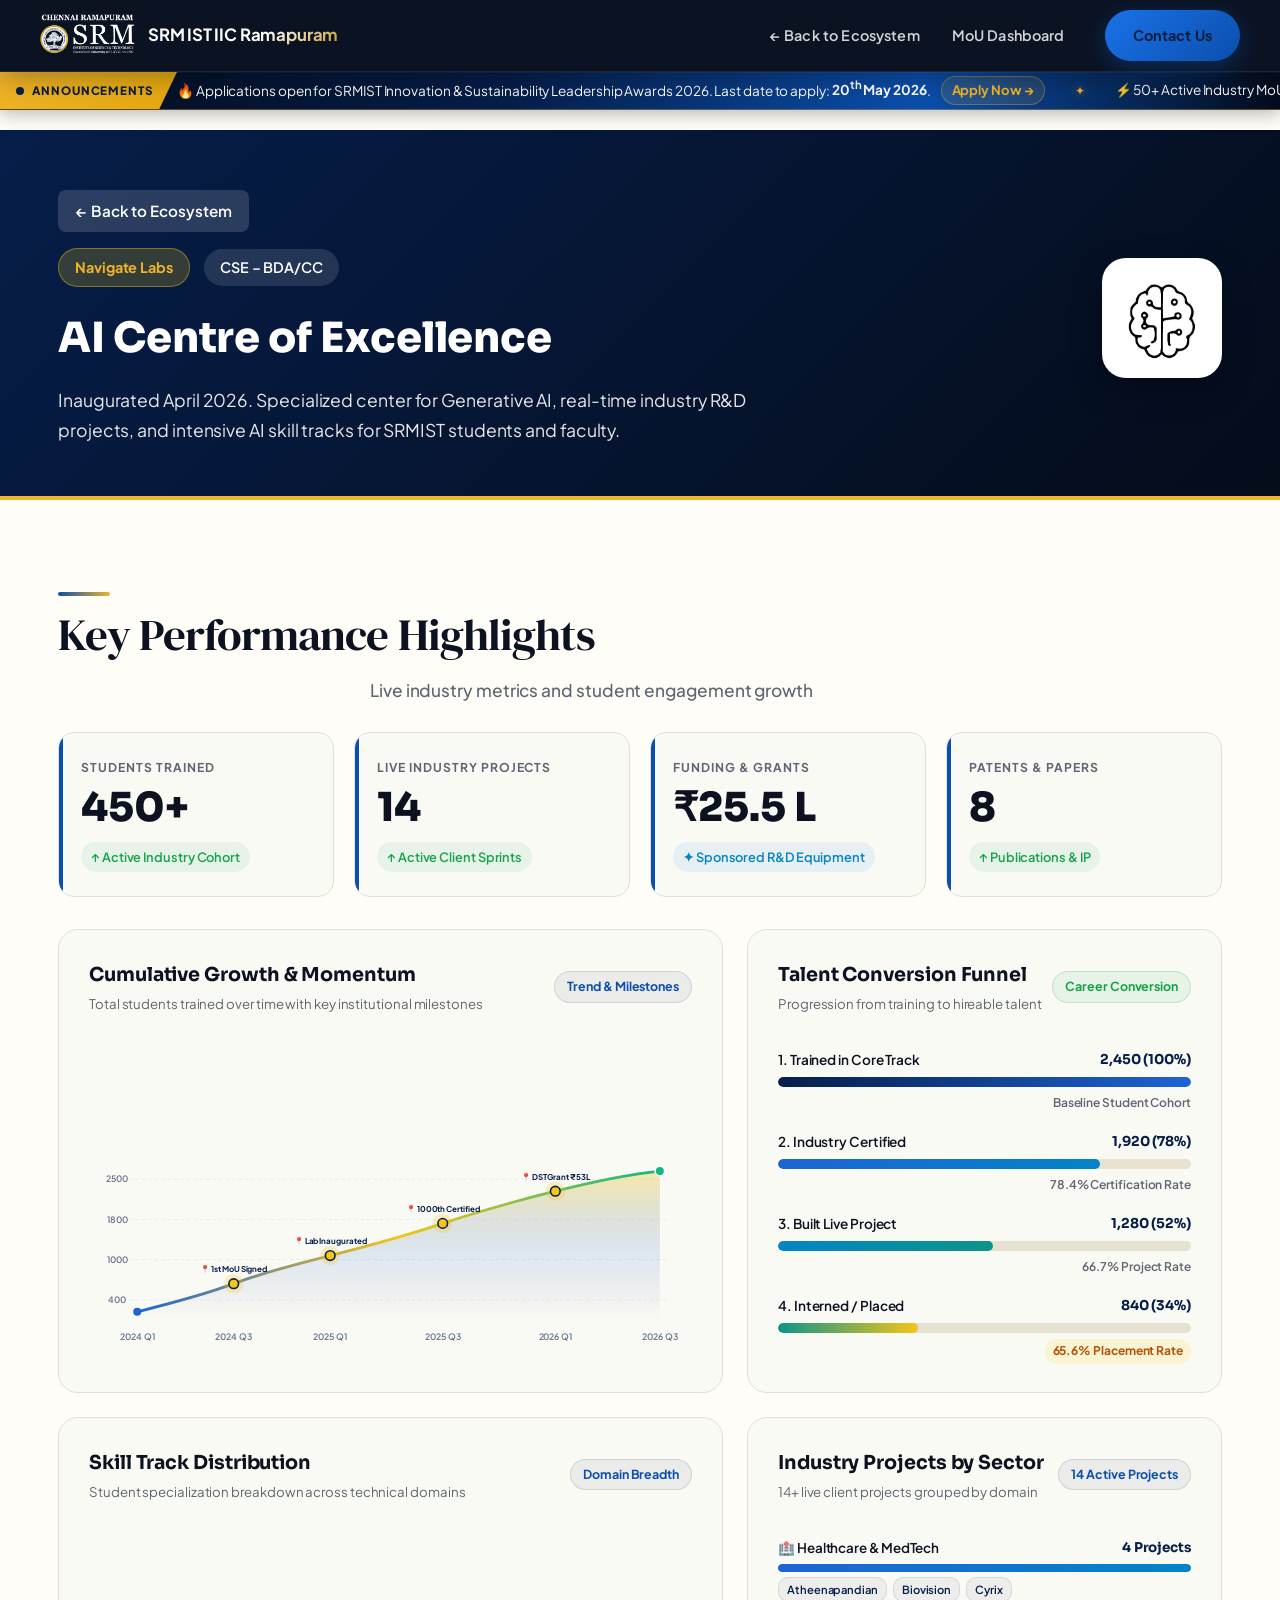
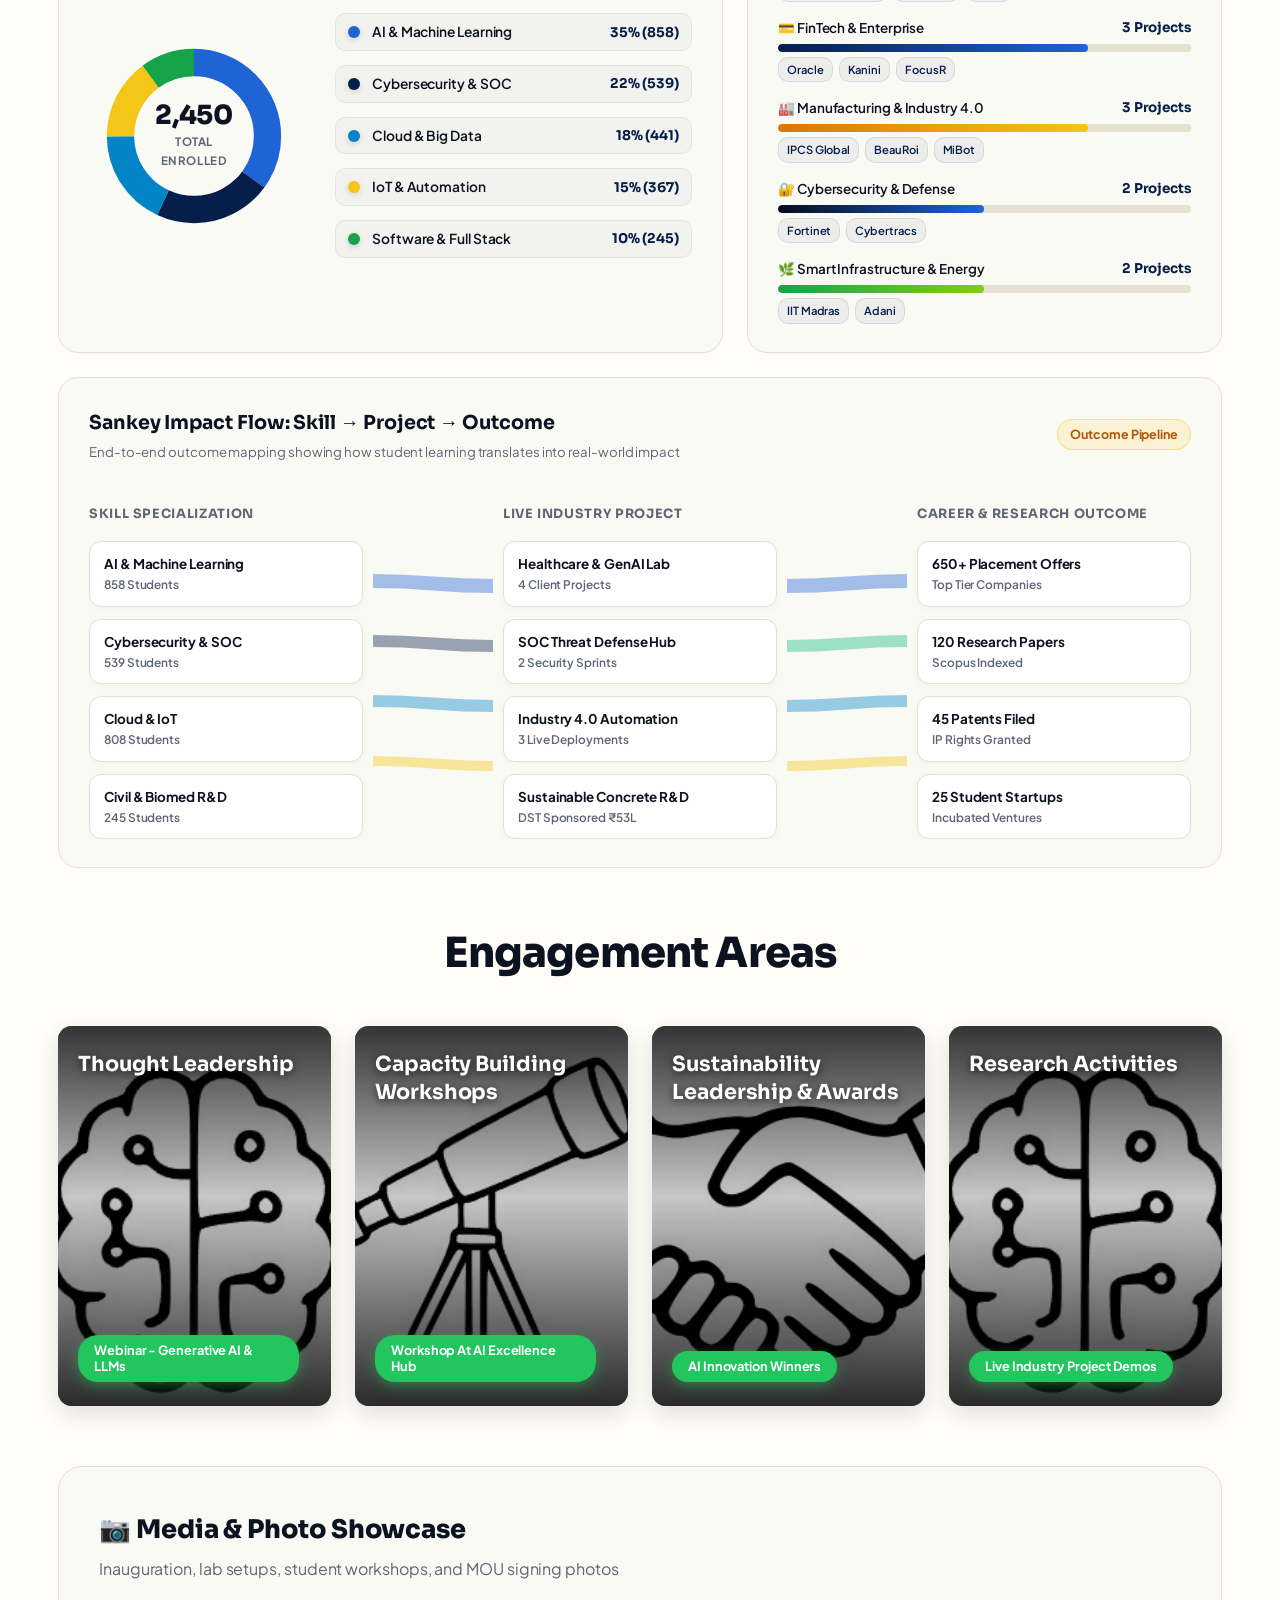
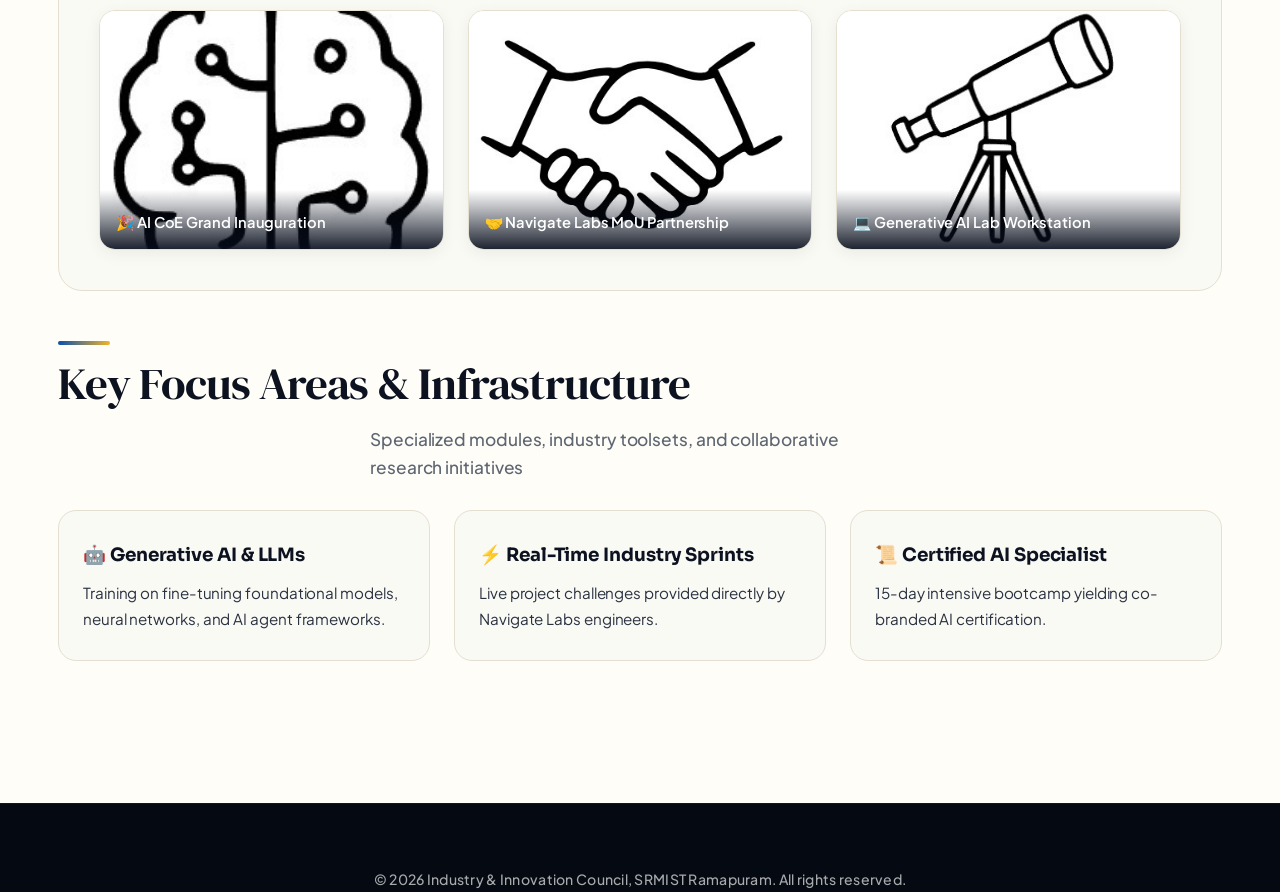
<file: coe-detail.html>
<!DOCTYPE html>
<html lang="en">

<head>
  <meta charset="UTF-8">
  <meta name="viewport" content="width=device-width, initial-scale=1.0">
  <title>Centre of Excellence Analytics &amp; Dashboard | SRMIST Ramapuram</title>
  <link
    href="https://fonts.googleapis.com/css2?family=Inter:wght@400;500;600;700&family=Sora:wght@600;700;800&display=swap"
    rel="stylesheet">
  <link rel="stylesheet" href="style.css">
  <style>
    /* CoE Detail Page Specific Styling */
    .coe-detail-page {
      background: var(--white);
      min-height: 100vh;
      padding-top: 130px;
    }

    .coe-hero {
      background: linear-gradient(135deg, #061E4A 0%, #050C1A 100%);
      color: #ffffff;
      padding: 60px 0 50px;
      border-bottom: 4px solid var(--accent);
      position: relative;
    }

    .coe-hero-container {
      display: flex;
      justify-content: space-between;
      align-items: center;
      gap: 40px;
    }

    .coe-hero-text h1 {
      font-family: 'Sora', sans-serif;
      font-size: 2.6rem;
      font-weight: 800;
      margin-bottom: 12px;
      color: #ffffff;
    }

    .coe-badge-row {
      display: flex;
      gap: 14px;
      align-items: center;
      margin-bottom: 16px;
      flex-wrap: wrap;
    }

    .coe-partner-pill {
      background: rgba(245, 197, 24, 0.2);
      color: var(--accent);
      border: 1px solid rgba(245, 197, 24, 0.4);
      padding: 6px 16px;
      border-radius: 50px;
      font-weight: 700;
      font-size: 0.9rem;
    }

    .coe-dept-pill {
      background: rgba(255, 255, 255, 0.12);
      color: #ffffff;
      padding: 6px 16px;
      border-radius: 50px;
      font-weight: 600;
      font-size: 0.9rem;
    }

    .coe-hero-desc {
      font-size: 1.1rem;
      opacity: 0.9;
      max-width: 750px;
      line-height: 1.7;
    }

    .coe-hero-icon-box {
      width: 120px;
      height: 120px;
      background: #ffffff;
      border-radius: 24px;
      display: grid;
      place-items: center;
      box-shadow: 0 12px 32px rgba(0, 0, 0, 0.3);
      flex-shrink: 0;
      overflow: hidden;
      border: 3px solid rgba(255, 255, 255, 0.2);
    }

    .coe-hero-icon-box img {
      width: 75%;
      height: 75%;
      object-fit: contain;
    }

    /* Minimalist Dashboard Cards & Graphical Data */
    .minimal-stats-grid {
      display: grid;
      grid-template-columns: repeat(4, 1fr);
      gap: 20px;
      margin-bottom: 32px;
    }

    .stat-card-minimal {
      background: var(--card-bg);
      border: 1px solid var(--border);
      border-radius: 16px;
      padding: 24px 22px;
      position: relative;
      overflow: hidden;
      transition: transform 0.3s ease, box-shadow 0.3s ease;
      display: flex;
      flex-direction: column;
      justify-content: space-between;
    }

    .stat-card-minimal::before {
      content: '';
      position: absolute;
      top: 0;
      left: 0;
      width: 4px;
      height: 100%;
      background: var(--primary);
      border-radius: 4px 0 0 4px;
    }

    .stat-card-minimal:hover {
      transform: translateY(-4px);
      box-shadow: 0 10px 24px rgba(6, 30, 74, 0.08);
    }

    .stat-card-label {
      font-size: 0.76rem;
      font-weight: 700;
      text-transform: uppercase;
      letter-spacing: 0.08em;
      color: var(--text-muted);
      margin-bottom: 8px;
    }

    .stat-card-val {
      font-family: 'Sora', sans-serif;
      font-size: 2.5rem;
      font-weight: 800;
      color: var(--text-dark);
      line-height: 1.1;
      margin-bottom: 12px;
    }

    .stat-card-badge {
      display: inline-flex;
      align-items: center;
      gap: 5px;
      font-size: 0.8rem;
      font-weight: 600;
      color: #16a34a;
      background: rgba(22, 163, 74, 0.08);
      padding: 4px 10px;
      border-radius: 20px;
      width: fit-content;
    }

    /* Minimal Analytical Charts Row */
    .analytics-charts-grid {
      display: grid;
      grid-template-columns: 1.6fr 1fr;
      gap: 24px;
      margin-bottom: 50px;
    }

    .chart-box {
      background: var(--card-bg);
      border: 1px solid var(--border);
      border-radius: 20px;
      padding: 28px 30px;
      display: flex;
      flex-direction: column;
      justify-content: space-between;
    }

    .chart-box-header {
      display: flex;
      justify-content: space-between;
      align-items: center;
      margin-bottom: 24px;
    }

    .chart-box-header h3 {
      font-family: 'Sora', sans-serif;
      font-size: 1.2rem;
      color: var(--text-dark);
      font-weight: 700;
      margin: 0;
    }

    .chart-tag {
      background: rgba(6, 30, 74, 0.06);
      color: var(--primary);
      padding: 4px 12px;
      border-radius: 20px;
      font-size: 0.78rem;
      font-weight: 700;
      border: 1px solid rgba(6, 30, 74, 0.12);
    }

    /* Sleek Bar Chart Styling */
    .minimal-bar-chart-container {
      display: flex;
      flex-direction: column;
      gap: 16px;
      height: 220px;
      justify-content: flex-end;
      padding-top: 20px;
    }

    .minimal-bar-grid-lines {
      position: relative;
      width: 100%;
      height: 170px;
      display: flex;
      align-items: flex-end;
      justify-content: space-around;
      padding: 0 10px;
      border-bottom: 1.5px solid var(--border);
    }

    .bar-item {
      display: flex;
      flex-direction: column;
      align-items: center;
      height: 100%;
      justify-content: flex-end;
      width: 44px;
      position: relative;
      cursor: pointer;
    }

    .bar-val {
      font-family: 'Sora', sans-serif;
      font-size: 0.85rem;
      font-weight: 700;
      color: var(--text-dark);
      margin-bottom: 8px;
      opacity: 0.85;
      transition: transform 0.2s ease, opacity 0.2s ease;
    }

    .bar-pillar {
      width: 28px;
      border-radius: 12px 12px 4px 4px;
      background: linear-gradient(180deg, #1E64D4 0%, #061E4A 100%);
      transition: height 0.8s cubic-bezier(0.16, 1, 0.3, 1), transform 0.25s ease, background 0.25s ease, box-shadow 0.25s ease;
      position: relative;
    }

    .bar-item:hover .bar-pillar {
      background: linear-gradient(180deg, #F5C518 0%, #061E4A 100%);
      transform: scaleY(1.04);
      box-shadow: 0 6px 16px rgba(6, 30, 74, 0.2);
    }

    .bar-item:hover .bar-val {
      opacity: 1;
      transform: translateY(-2px);
      color: var(--primary);
    }

    .bar-labels-row {
      display: flex;
      justify-content: space-around;
      padding: 8px 10px 0;
      font-size: 0.82rem;
      font-weight: 600;
      color: var(--text-muted);
    }

    /* Minimal Progress Tracks */
    .progress-list {
      display: flex;
      flex-direction: column;
      gap: 20px;
      justify-content: center;
      height: 100%;
    }

    .progress-item-label {
      display: flex;
      justify-content: space-between;
      font-size: 0.88rem;
      font-weight: 600;
      margin-bottom: 8px;
      color: var(--text-dark);
    }

    .progress-pct {
      font-family: 'Sora', sans-serif;
      font-weight: 800;
      color: var(--primary);
      font-size: 0.9rem;
    }

    .progress-track {
      height: 6px;
      background: #E6E1D0;
      border-radius: 10px;
      overflow: hidden;
    }

    .progress-bar {
      height: 100%;
      background: linear-gradient(90deg, #061E4A 0%, #1E64D4 60%, #F5C518 100%);
      border-radius: 10px;
      transition: width 1s ease;
    }

    /* ENGAGEMENT AREAS SECTION */
    .engagement-section {
      margin-bottom: 60px;
    }

    .engagement-header {
      text-align: center;
      margin-bottom: 36px;
    }

    .engagement-header h2 {
      font-family: 'Sora', sans-serif;
      font-size: 2.6rem;
      font-weight: 800;
      color: var(--text-dark);
      letter-spacing: -0.02em;
    }

    .engagement-grid {
      display: grid;
      grid-template-columns: repeat(4, 1fr);
      gap: 24px;
    }

    .engagement-card {
      position: relative;
      height: 380px;
      border-radius: 14px;
      overflow: hidden;
      box-shadow: 0 8px 24px rgba(0, 0, 0, 0.12);
      cursor: pointer;
      transition: transform 0.35s ease, box-shadow 0.35s ease;
      background: #050C1A;
    }

    .engagement-card:hover {
      transform: translateY(-8px);
      box-shadow: 0 16px 40px rgba(0, 0, 0, 0.22);
    }

    .engagement-card img {
      width: 100%;
      height: 100%;
      object-fit: cover;
      filter: brightness(0.82);
      transition: transform 0.5s ease, filter 0.5s ease;
    }

    .engagement-card:hover img {
      transform: scale(1.07);
      filter: brightness(0.9);
    }

    .engagement-card-overlay {
      position: absolute;
      inset: 0;
      background: linear-gradient(180deg, rgba(0, 0, 0, 0.75) 0%, rgba(0, 0, 0, 0.05) 45%, rgba(0, 0, 0, 0.8) 100%);
      display: flex;
      flex-direction: column;
      justify-content: space-between;
      padding: 24px 20px;
      pointer-events: none;
    }

    .engagement-title {
      font-family: 'Sora', sans-serif;
      font-size: 1.3rem;
      font-weight: 700;
      color: #ffffff;
      line-height: 1.35;
      text-shadow: 0 2px 8px rgba(0, 0, 0, 0.7);
    }

    .engagement-badge-wrapper {
      display: flex;
      justify-content: flex-start;
    }

    .engagement-badge {
      background: #22c55e;
      color: #ffffff;
      font-weight: 700;
      font-size: 0.8rem;
      padding: 7px 16px;
      border-radius: 20px;
      box-shadow: 0 4px 14px rgba(34, 197, 94, 0.45);
      line-height: 1.3;
      max-width: 95%;
    }

    /* Image Gallery Section */
    .gallery-section {
      background: var(--card-bg);
      border: 1px solid var(--border);
      border-radius: 24px;
      padding: 40px;
      margin-bottom: 50px;
    }

    .gallery-header {
      margin-bottom: 28px;
    }

    .gallery-grid {
      display: grid;
      grid-template-columns: repeat(3, 1fr);
      gap: 24px;
    }

    .gallery-card {
      position: relative;
      border-radius: 16px;
      overflow: hidden;
      height: 240px;
      border: 1px solid var(--border);
      background: #ffffff;
      box-shadow: 0 4px 16px rgba(0, 0, 0, 0.06);
      transition: transform 0.3s ease, box-shadow 0.3s ease;
    }

    .gallery-card:hover {
      transform: translateY(-5px);
      box-shadow: 0 12px 30px rgba(0, 0, 0, 0.12);
    }

    .gallery-card img {
      width: 100%;
      height: 100%;
      object-fit: cover;
      transition: transform 0.5s ease;
    }

    .gallery-card:hover img {
      transform: scale(1.06);
    }

    .gallery-card-caption {
      position: absolute;
      bottom: 0;
      left: 0;
      right: 0;
      background: linear-gradient(0deg, rgba(5, 12, 26, 0.9) 0%, rgba(5, 12, 26, 0) 100%);
      color: #ffffff;
      padding: 20px 16px 14px;
      font-size: 0.92rem;
      font-weight: 600;
    }

    /* Focus Areas & Projects Grid */
    .focus-grid {
      display: grid;
      grid-template-columns: repeat(3, 1fr);
      gap: 24px;
      margin-bottom: 50px;
    }

    .focus-card {
      background: var(--card-bg);
      border: 1px solid var(--border);
      border-radius: 18px;
      padding: 28px 24px;
      transition: all 0.3s ease;
    }

    .focus-card:hover {
      transform: translateY(-4px);
      box-shadow: 0 10px 28px rgba(0, 0, 0, 0.06);
    }

    .focus-card h4 {
      font-family: 'Sora', sans-serif;
      font-size: 1.15rem;
      color: var(--text-dark);
      margin-bottom: 10px;
    }

    /* Back Home Button */
    .back-link-btn {
      display: inline-flex;
      align-items: center;
      gap: 8px;
      color: #ffffff;
      font-weight: 600;
      font-size: 0.95rem;
      background: rgba(255, 255, 255, 0.15);
      padding: 8px 18px;
      border-radius: 8px;
      transition: background 0.3s ease;
    }

    .back-link-btn:hover {
      background: rgba(255, 255, 255, 0.25);
      color: var(--accent);
    }
  </style>
</head>

<body class="coe-detail-page">

  <!-- ===== TOP SCROLL PROGRESS BAR ===== -->
  <div id="scroll-progress-bar"></div>

  <!-- ===== NAVBAR ===== -->
  <nav class="navbar" id="navbar">
    <div class="nav-container">
      <a href="index.html" class="nav-brand">
        <img src="Images/image-removebg-preview.png" alt="SRM Logo" class="nav-logo-img">
        <span>SRM IST IIC Ramapuram</span>
      </a>
      <div class="nav-links">
        <a href="index.html#ecosystem">← Back to Ecosystem</a>
        <a href="index.html#dept-dashboard">MoU Dashboard</a>
        <a href="index.html#contact" class="btn btn-primary nav-cta">Contact Us</a>
      </div>
    </div>
  </nav>

  <!-- ===== SCROLLING ANNOUNCEMENT BAR (BELOW NAVBAR) ===== -->
  <div class="announcement-bar">
    <div class="announcement-label">
      <span class="pulse-dot"></span> ANNOUNCEMENTS
    </div>
    <div class="announcement-marquee">
      <div class="announcement-track">
        <div class="announcement-item">
          <span>🔥 Applications open for SRMIST Innovation &amp; Sustainability Leadership Awards 2026. Last date to apply: <strong>20<sup>th</sup> May 2026</strong>. <a href="index.html#contact" class="announcement-link">Apply Now →</a></span>
          <span class="announcement-sep">✦</span>
          <span>⚡ 50+ Active Industry MoUs &amp; Centres of Excellence inaugurated across SRMIST Ramapuram. <a href="index.html#dept-dashboard" class="announcement-link">Explore Dashboard →</a></span>
          <span class="announcement-sep">✦</span>
          <span>🚀 Upcoming National Hackathons, Research Grants &amp; Corporate Mentorship Sessions for Students. <a href="index.html#ecosystem" class="announcement-link">Learn More →</a></span>
          <span class="announcement-sep">✦</span>
        </div>
        <div class="announcement-item" aria-hidden="true">
          <span>🔥 Applications open for SRMIST Innovation &amp; Sustainability Leadership Awards 2026. Last date to apply: <strong>20<sup>th</sup> May 2026</strong>. <a href="index.html#contact" class="announcement-link">Apply Now →</a></span>
          <span class="announcement-sep">✦</span>
          <span>⚡ 50+ Active Industry MoUs &amp; Centres of Excellence inaugurated across SRMIST Ramapuram. <a href="index.html#dept-dashboard" class="announcement-link">Explore Dashboard →</a></span>
          <span class="announcement-sep">✦</span>
          <span>🚀 Upcoming National Hackathons, Research Grants &amp; Corporate Mentorship Sessions for Students. <a href="index.html#ecosystem" class="announcement-link">Learn More →</a></span>
          <span class="announcement-sep">✦</span>
        </div>
      </div>
    </div>
  </div>

  <!-- ===== COE HERO HEADER ===== -->
  <section class="coe-hero">
    <div class="container coe-hero-container">
      <div class="coe-hero-text">
        <a href="index.html#ecosystem" class="back-link-btn" style="margin-bottom: 16px;">← Back to Ecosystem</a>
        <div class="coe-badge-row">
          <span class="coe-partner-pill" id="coe-partner-name">Partner Name</span>
          <span class="coe-dept-pill" id="coe-dept-name">Department</span>
        </div>
        <h1 id="coe-title">Centre of Excellence</h1>
        <p class="coe-hero-desc" id="coe-description">
          Detailed overview and industry research focus.
        </p>
      </div>
      <div class="coe-hero-icon-box">
        <img src="Images/aiexcellence-icon.jpg" alt="CoE Icon" id="coe-hero-icon">
      </div>
    </div>
  </section>

  <!-- ===== MAIN DASHBOARD CONTENT ===== -->
  <main class="section">
    <div class="container">

      <!-- Minimalist Dashboard Section Header -->
      <div class="section-header" style="text-align: left; margin-bottom: 28px;">
        <div class="accent-line" style="margin: 0 0 12px 0;"></div>
        <h2>Key Performance Highlights</h2>
        <p>Live industry metrics and student engagement growth</p>
      </div>

      <!-- Minimalist Stats Strip -->
      <div class="minimal-stats-grid">
        <div class="stat-card-minimal">
          <div class="stat-card-label">Students Trained</div>
          <div class="stat-card-val" id="m-students">450+</div>
          <div class="stat-card-badge">↑ Active Industry Cohort</div>
        </div>
        <div class="stat-card-minimal">
          <div class="stat-card-label">Live Industry Projects</div>
          <div class="stat-card-val" id="m-projects">14</div>
          <div class="stat-card-badge">↑ Active Client Sprints</div>
        </div>
        <div class="stat-card-minimal">
          <div class="stat-card-label">Funding &amp; Grants</div>
          <div class="stat-card-val" id="m-funding">₹25.5 L</div>
          <div class="stat-card-badge" style="color: #0284c7; background: rgba(2, 132, 199, 0.08);">✦ Sponsored R&amp;D
            Equipment</div>
        </div>
        <div class="stat-card-minimal">
          <div class="stat-card-label">Patents &amp; Papers</div>
          <div class="stat-card-val" id="m-patents">8</div>
          <div class="stat-card-badge">↑ Publications &amp; IP</div>
        </div>
      </div>

      <!-- ===== ADVANCED GRAPHICAL ANALYTICS DASHBOARD ===== -->
      <div class="coe-analytics-section" id="coe-analytics" style="margin-bottom: 50px;">
        
        <!-- Row 1: Cumulative Growth & Talent Conversion Funnel -->
        <div class="analytics-row-dual">
          
          <!-- Chart 1: Cumulative Growth Curve with Gold Milestone Markers -->
          <div class="chart-box cumulative-growth-box">
            <div class="chart-box-header">
              <div>
                <h3>Cumulative Growth &amp; Momentum</h3>
                <p class="chart-subtitle">Total students trained over time with key institutional milestones</p>
              </div>
              <span class="chart-tag">Trend &amp; Milestones</span>
            </div>
            
            <div class="svg-area-chart-container">
              <svg viewBox="0 0 750 260" class="area-chart-svg">
                <defs>
                  <linearGradient id="areaGradient" x1="0" y1="0" x2="0" y2="1">
                    <stop offset="0%" stop-color="#F5C518" stop-opacity="0.35"/>
                    <stop offset="60%" stop-color="#1E64D4" stop-opacity="0.12"/>
                    <stop offset="100%" stop-color="#061E4A" stop-opacity="0.0"/>
                  </linearGradient>
                  <linearGradient id="lineGradient" x1="0" y1="0" x2="1" y2="0">
                    <stop offset="0%" stop-color="#1E64D4"/>
                    <stop offset="50%" stop-color="#F5C518"/>
                    <stop offset="100%" stop-color="#10B981"/>
                  </linearGradient>
                </defs>

                <!-- Grid Lines -->
                <line x1="50" y1="40" x2="720" y2="40" stroke="#e2e8f0" stroke-dasharray="4"/>
                <line x1="50" y1="90" x2="720" y2="90" stroke="#e2e8f0" stroke-dasharray="4"/>
                <line x1="50" y1="140" x2="720" y2="140" stroke="#e2e8f0" stroke-dasharray="4"/>
                <line x1="50" y1="190" x2="720" y2="190" stroke="#e2e8f0" stroke-dasharray="4"/>
                
                <!-- Y Axis Labels -->
                <text x="35" y="44" class="chart-axis-text">2500</text>
                <text x="35" y="94" class="chart-axis-text">1800</text>
                <text x="35" y="144" class="chart-axis-text">1000</text>
                <text x="35" y="194" class="chart-axis-text">400</text>

                <!-- Area Fill -->
                <path d="M 60 215 L 60 205 Q 140 185 180 170 T 300 135 T 440 95 T 580 55 T 710 30 L 710 215 Z" fill="url(#areaGradient)" />

                <!-- Curved Line -->
                <path d="M 60 205 Q 140 185 180 170 T 300 135 T 440 95 T 580 55 T 710 30" fill="none" stroke="url(#lineGradient)" stroke-width="3.5" stroke-linecap="round" />

                <!-- Data Dots -->
                <circle cx="60" cy="205" r="5" fill="#1E64D4" />
                <circle cx="180" cy="170" r="5" fill="#1E64D4" />
                <circle cx="300" cy="135" r="5" fill="#F5C518" />
                <circle cx="440" cy="95" r="5" fill="#F5C518" />
                <circle cx="580" cy="55" r="5" fill="#10B981" />
                <circle cx="710" cy="30" r="6" fill="#10B981" stroke="#fff" stroke-width="2" />

                <!-- Gold Milestone Pin Markers -->
                <g class="milestone-pin-group" transform="translate(180, 170)">
                  <circle r="12" fill="rgba(245, 197, 24, 0.25)" class="pulse-ring"/>
                  <circle r="6" fill="#F5C518" stroke="#061E4A" stroke-width="2"/>
                  <text x="0" y="-14" class="milestone-pin-label">📍 1st MoU Signed</text>
                </g>
                <g class="milestone-pin-group" transform="translate(300, 135)">
                  <circle r="12" fill="rgba(245, 197, 24, 0.25)" class="pulse-ring"/>
                  <circle r="6" fill="#F5C518" stroke="#061E4A" stroke-width="2"/>
                  <text x="0" y="-14" class="milestone-pin-label">📍 Lab Inaugurated</text>
                </g>
                <g class="milestone-pin-group" transform="translate(440, 95)">
                  <circle r="12" fill="rgba(245, 197, 24, 0.25)" class="pulse-ring"/>
                  <circle r="6" fill="#F5C518" stroke="#061E4A" stroke-width="2"/>
                  <text x="0" y="-14" class="milestone-pin-label">📍 1000th Certified</text>
                </g>
                <g class="milestone-pin-group" transform="translate(580, 55)">
                  <circle r="12" fill="rgba(245, 197, 24, 0.25)" class="pulse-ring"/>
                  <circle r="6" fill="#F5C518" stroke="#061E4A" stroke-width="2"/>
                  <text x="0" y="-14" class="milestone-pin-label">📍 DST Grant ₹53L</text>
                </g>

                <!-- X Axis Labels -->
                <text x="60" y="240" class="chart-axis-text">2024 Q1</text>
                <text x="180" y="240" class="chart-axis-text">2024 Q3</text>
                <text x="300" y="240" class="chart-axis-text">2025 Q1</text>
                <text x="440" y="240" class="chart-axis-text">2025 Q3</text>
                <text x="580" y="240" class="chart-axis-text">2026 Q1</text>
                <text x="710" y="240" class="chart-axis-text">2026 Q3</text>
              </svg>
            </div>
          </div>

          <!-- Chart 2: Talent Conversion Funnel -->
          <div class="chart-box talent-funnel-box">
            <div class="chart-box-header">
              <div>
                <h3>Talent Conversion Funnel</h3>
                <p class="chart-subtitle">Progression from training to hireable talent</p>
              </div>
              <span class="chart-tag" style="background: rgba(22, 163, 74, 0.08); color: #16a34a; border-color: rgba(22, 163, 74, 0.2);">Career Conversion</span>
            </div>

            <div class="funnel-container">
              <div class="funnel-stage">
                <div class="funnel-stage-info">
                  <span class="funnel-stage-name">1. Trained in Core Track</span>
                  <span class="funnel-stage-val">2,450 (100%)</span>
                </div>
                <div class="funnel-bar-track">
                  <div class="funnel-bar-fill stage-1" style="width: 100%;"></div>
                </div>
                <div class="funnel-conversion-badge">Baseline Student Cohort</div>
              </div>

              <div class="funnel-stage">
                <div class="funnel-stage-info">
                  <span class="funnel-stage-name">2. Industry Certified</span>
                  <span class="funnel-stage-val">1,920 (78%)</span>
                </div>
                <div class="funnel-bar-track">
                  <div class="funnel-bar-fill stage-2" style="width: 78%;"></div>
                </div>
                <div class="funnel-conversion-badge">78.4% Certification Rate</div>
              </div>

              <div class="funnel-stage">
                <div class="funnel-stage-info">
                  <span class="funnel-stage-name">3. Built Live Project</span>
                  <span class="funnel-stage-val">1,280 (52%)</span>
                </div>
                <div class="funnel-bar-track">
                  <div class="funnel-bar-fill stage-3" style="width: 52%;"></div>
                </div>
                <div class="funnel-conversion-badge">66.7% Project Rate</div>
              </div>

              <div class="funnel-stage">
                <div class="funnel-stage-info">
                  <span class="funnel-stage-name">4. Interned / Placed</span>
                  <span class="funnel-stage-val">840 (34%)</span>
                </div>
                <div class="funnel-bar-track">
                  <div class="funnel-bar-fill stage-4" style="width: 34%;"></div>
                </div>
                <div class="funnel-conversion-badge gold-highlight">65.6% Placement Rate</div>
              </div>
            </div>
          </div>
        </div>

        <!-- Row 2: Skill Distribution & Industry Projects by Sector -->
        <div class="analytics-row-dual" style="margin-top: 24px;">
          
          <!-- Chart 3: Skill Track Distribution Donut -->
          <div class="chart-box skill-distribution-box">
            <div class="chart-box-header">
              <div>
                <h3>Skill Track Distribution</h3>
                <p class="chart-subtitle">Student specialization breakdown across technical domains</p>
              </div>
              <span class="chart-tag">Domain Breadth</span>
            </div>

            <div class="donut-flex-wrap">
              <div class="donut-chart-container">
                <svg viewBox="0 0 200 200" class="donut-svg">
                  <circle cx="100" cy="100" r="70" fill="none" stroke="#1E64D4" stroke-width="26" stroke-dasharray="154 440" stroke-dashoffset="0" class="donut-segment"/>
                  <circle cx="100" cy="100" r="70" fill="none" stroke="#061E4A" stroke-width="26" stroke-dasharray="96 440" stroke-dashoffset="-154" class="donut-segment"/>
                  <circle cx="100" cy="100" r="70" fill="none" stroke="#0284C7" stroke-width="26" stroke-dasharray="79 440" stroke-dashoffset="-250" class="donut-segment"/>
                  <circle cx="100" cy="100" r="70" fill="none" stroke="#F5C518" stroke-width="26" stroke-dasharray="66 440" stroke-dashoffset="-329" class="donut-segment"/>
                  <circle cx="100" cy="100" r="70" fill="none" stroke="#16A34A" stroke-width="26" stroke-dasharray="45 440" stroke-dashoffset="-395" class="donut-segment"/>
                </svg>
                <div class="donut-center-info">
                  <span class="donut-center-val">2,450</span>
                  <span class="donut-center-lbl">Total Enrolled</span>
                </div>
              </div>

              <div class="donut-legend-list">
                <div class="legend-item">
                  <span class="legend-color-dot" style="background: #1E64D4;"></span>
                  <div class="legend-text-wrap">
                    <span class="legend-title">AI &amp; Machine Learning</span>
                    <span class="legend-val">35% (858)</span>
                  </div>
                </div>
                <div class="legend-item">
                  <span class="legend-color-dot" style="background: #061E4A;"></span>
                  <div class="legend-text-wrap">
                    <span class="legend-title">Cybersecurity &amp; SOC</span>
                    <span class="legend-val">22% (539)</span>
                  </div>
                </div>
                <div class="legend-item">
                  <span class="legend-color-dot" style="background: #0284C7;"></span>
                  <div class="legend-text-wrap">
                    <span class="legend-title">Cloud &amp; Big Data</span>
                    <span class="legend-val">18% (441)</span>
                  </div>
                </div>
                <div class="legend-item">
                  <span class="legend-color-dot" style="background: #F5C518;"></span>
                  <div class="legend-text-wrap">
                    <span class="legend-title">IoT &amp; Automation</span>
                    <span class="legend-val">15% (367)</span>
                  </div>
                </div>
                <div class="legend-item">
                  <span class="legend-color-dot" style="background: #16A34A;"></span>
                  <div class="legend-text-wrap">
                    <span class="legend-title">Software &amp; Full Stack</span>
                    <span class="legend-val">10% (245)</span>
                  </div>
                </div>
              </div>
            </div>
          </div>

          <!-- Chart 4: Industry Projects by Sector -->
          <div class="chart-box sector-projects-box">
            <div class="chart-box-header">
              <div>
                <h3>Industry Projects by Sector</h3>
                <p class="chart-subtitle">14+ live client projects grouped by domain</p>
              </div>
              <span class="chart-tag">14 Active Projects</span>
            </div>

            <div class="sector-bars-list">
              <div class="sector-bar-row">
                <div class="sector-row-header">
                  <span class="sector-name">🏥 Healthcare &amp; MedTech</span>
                  <span class="sector-count">4 Projects</span>
                </div>
                <div class="sector-track">
                  <div class="sector-fill" style="width: 100%; background: linear-gradient(90deg, #1E64D4, #0284C7);"></div>
                </div>
                <div class="sector-partner-pills">
                  <span>Atheenapandian</span>
                  <span>Biovision</span>
                  <span>Cyrix</span>
                </div>
              </div>

              <div class="sector-bar-row">
                <div class="sector-row-header">
                  <span class="sector-name">💳 FinTech &amp; Enterprise</span>
                  <span class="sector-count">3 Projects</span>
                </div>
                <div class="sector-track">
                  <div class="sector-fill" style="width: 75%; background: linear-gradient(90deg, #061E4A, #1E64D4);"></div>
                </div>
                <div class="sector-partner-pills">
                  <span>Oracle</span>
                  <span>Kanini</span>
                  <span>FocusR</span>
                </div>
              </div>

              <div class="sector-bar-row">
                <div class="sector-row-header">
                  <span class="sector-name">🏭 Manufacturing &amp; Industry 4.0</span>
                  <span class="sector-count">3 Projects</span>
                </div>
                <div class="sector-track">
                  <div class="sector-fill" style="width: 75%; background: linear-gradient(90deg, #D97706, #F5C518);"></div>
                </div>
                <div class="sector-partner-pills">
                  <span>IPCS Global</span>
                  <span>BeauRoi</span>
                  <span>MiBot</span>
                </div>
              </div>

              <div class="sector-bar-row">
                <div class="sector-row-header">
                  <span class="sector-name">🔐 Cybersecurity &amp; Defense</span>
                  <span class="sector-count">2 Projects</span>
                </div>
                <div class="sector-track">
                  <div class="sector-fill" style="width: 50%; background: linear-gradient(90deg, #050C1A, #1E64D4);"></div>
                </div>
                <div class="sector-partner-pills">
                  <span>Fortinet</span>
                  <span>Cybertracs</span>
                </div>
              </div>

              <div class="sector-bar-row">
                <div class="sector-row-header">
                  <span class="sector-name">🌿 Smart Infrastructure &amp; Energy</span>
                  <span class="sector-count">2 Projects</span>
                </div>
                <div class="sector-track">
                  <div class="sector-fill" style="width: 50%; background: linear-gradient(90deg, #16A34A, #84CC16);"></div>
                </div>
                <div class="sector-partner-pills">
                  <span>IIT Madras</span>
                  <span>Adani</span>
                </div>
              </div>
            </div>
          </div>
        </div>

        <!-- Row 3: Chart 5: Sankey Diagram (The Outcome Pipeline) -->
        <div class="chart-box sankey-flow-box" style="margin-top: 24px;">
          <div class="chart-box-header">
            <div>
              <h3>Sankey Impact Flow: Skill → Project → Outcome</h3>
              <p class="chart-subtitle">End-to-end outcome mapping showing how student learning translates into real-world impact</p>
            </div>
            <span class="chart-tag" style="background: rgba(245, 197, 24, 0.15); color: #B45309; border-color: rgba(245, 197, 24, 0.4);">Outcome Pipeline</span>
          </div>

          <div class="sankey-diagram-container">
            <div class="sankey-col">
              <div class="sankey-col-title">Skill Specialization</div>
              <div class="sankey-node">
                <span class="node-label">AI &amp; Machine Learning</span>
                <span class="node-val">858 Students</span>
              </div>
              <div class="sankey-node">
                <span class="node-label">Cybersecurity &amp; SOC</span>
                <span class="node-val">539 Students</span>
              </div>
              <div class="sankey-node">
                <span class="node-label">Cloud &amp; IoT</span>
                <span class="node-val">808 Students</span>
              </div>
              <div class="sankey-node">
                <span class="node-label">Civil &amp; Biomed R&amp;D</span>
                <span class="node-val">245 Students</span>
              </div>
            </div>

            <div class="sankey-svg-wrap">
              <svg viewBox="0 0 120 240" class="sankey-ribbons-svg">
                <path d="M 0 30 C 60 30, 60 35, 120 35" fill="none" stroke="rgba(30, 100, 212, 0.4)" stroke-width="14" class="sankey-path"/>
                <path d="M 0 90 C 60 90, 60 95, 120 95" fill="none" stroke="rgba(6, 30, 74, 0.4)" stroke-width="12" class="sankey-path"/>
                <path d="M 0 150 C 60 150, 60 155, 120 155" fill="none" stroke="rgba(2, 132, 199, 0.4)" stroke-width="12" class="sankey-path"/>
                <path d="M 0 210 C 60 210, 60 215, 120 215" fill="none" stroke="rgba(245, 197, 24, 0.4)" stroke-width="10" class="sankey-path"/>
              </svg>
            </div>

            <div class="sankey-col">
              <div class="sankey-col-title">Live Industry Project</div>
              <div class="sankey-node">
                <span class="node-label">Healthcare &amp; GenAI Lab</span>
                <span class="node-val">4 Client Projects</span>
              </div>
              <div class="sankey-node">
                <span class="node-label">SOC Threat Defense Hub</span>
                <span class="node-val">2 Security Sprints</span>
              </div>
              <div class="sankey-node">
                <span class="node-label">Industry 4.0 Automation</span>
                <span class="node-val">3 Live Deployments</span>
              </div>
              <div class="sankey-node">
                <span class="node-label">Sustainable Concrete R&amp;D</span>
                <span class="node-val">DST Sponsored ₹53L</span>
              </div>
            </div>

            <div class="sankey-svg-wrap">
              <svg viewBox="0 0 120 240" class="sankey-ribbons-svg">
                <path d="M 0 35 C 60 35, 60 30, 120 30" fill="none" stroke="rgba(30, 100, 212, 0.4)" stroke-width="14" class="sankey-path"/>
                <path d="M 0 95 C 60 95, 60 90, 120 90" fill="none" stroke="rgba(16, 185, 129, 0.4)" stroke-width="12" class="sankey-path"/>
                <path d="M 0 155 C 60 155, 60 150, 120 150" fill="none" stroke="rgba(2, 132, 199, 0.4)" stroke-width="12" class="sankey-path"/>
                <path d="M 0 215 C 60 215, 60 210, 120 210" fill="none" stroke="rgba(245, 197, 24, 0.4)" stroke-width="10" class="sankey-path"/>
              </svg>
            </div>

            <div class="sankey-col">
              <div class="sankey-col-title">Career &amp; Research Outcome</div>
              <div class="sankey-node">
                <span class="node-label">650+ Placement Offers</span>
                <span class="node-val">Top Tier Companies</span>
              </div>
              <div class="sankey-node">
                <span class="node-label">120 Research Papers</span>
                <span class="node-val">Scopus Indexed</span>
              </div>
              <div class="sankey-node">
                <span class="node-label">45 Patents Filed</span>
                <span class="node-val">IP Rights Granted</span>
              </div>
              <div class="sankey-node">
                <span class="node-label">25 Student Startups</span>
                <span class="node-val">Incubated Ventures</span>
              </div>
            </div>
          </div>
        </div>

      </div>

      <!-- ===== ENGAGEMENT AREAS SECTION ===== -->
      <div class="engagement-section">
        <div class="engagement-header">
          <h2>Engagement Areas</h2>
        </div>
        <div class="engagement-grid" id="coe-engagement-grid">
          <!-- Rendered dynamically per CoE -->
        </div>
      </div>

      <!-- MEDIA & PHOTO SHOWCASE -->
      <div class="gallery-section">
        <div class="gallery-header">
          <div>
            <h3 style="font-family: 'Sora', sans-serif; font-size: 1.6rem; font-weight: 800; color: var(--text-dark);">
              📷 Media &amp; Photo Showcase
            </h3>
            <p style="color: var(--text-muted); margin-top: 4px;">Inauguration, lab setups, student workshops, and MOU
              signing photos</p>
          </div>
        </div>

        <div class="gallery-grid" id="coe-gallery-grid">
          <!-- Dynamically rendered per CoE -->
        </div>
      </div>

      <!-- KEY FOCUS AREAS & INFRASTRUCTURE -->
      <div class="section-header" style="text-align: left; margin-bottom: 28px;">
        <div class="accent-line" style="margin: 0 0 12px 0;"></div>
        <h2>Key Focus Areas &amp; Infrastructure</h2>
        <p>Specialized modules, industry toolsets, and collaborative research initiatives</p>
      </div>

      <div class="focus-grid" id="coe-focus-grid">
        <!-- Dynamically loaded per CoE -->
      </div>

    </div>
  </main>

  <!-- ===== FOOTER ===== -->
  <footer class="footer">
    <div class="container">
      <p>&copy; 2026 Industry &amp; Innovation Council, SRMIST Ramapuram. All rights reserved.</p>
    </div>
  </footer>

  <!-- COE CONTROLLER SCRIPT -->
  <script>
    const coeData = {
      ai: {
        title: "AI Centre of Excellence",
        partner: "Navigate Labs",
        dept: "CSE – BDA/CC",
        desc: "Inaugurated April 2026. Specialized center for Generative AI, real-time industry R&D projects, and intensive AI skill tracks for SRMIST students and faculty.",
        icon: "Images/aiexcellence-icon.jpg",
        students: "450+",
        projects: "14",
        funding: "₹25.5 L",
        patents: "8",
        engagement: [
          {
            title: "Thought Leadership",
            badge: "Webinar - Generative AI & LLMs",
            img: "Images/aiexcellence-icon.jpg"
          },
          {
            title: "Capacity Building Workshops",
            badge: "Workshop At AI Excellence Hub",
            img: "Images/vision-icon.jpg"
          },
          {
            title: "Sustainability Leadership & Awards",
            badge: "AI Innovation Winners",
            img: "Images/mou-icon.jpg"
          },
          {
            title: "Research Activities",
            badge: "Live Industry Project Demos",
            img: "Images/aiexcellence-icon.jpg"
          }
        ],
        images: [
          { src: "Images/aiexcellence-icon.jpg", caption: "🎉 AI CoE Grand Inauguration" },
          { src: "Images/mou-icon.jpg", caption: "🤝 Navigate Labs MoU Partnership" },
          { src: "Images/vision-icon.jpg", caption: "💻 Generative AI Lab Workstation" }
        ],
        focus: [
          { title: "🤖 Generative AI & LLMs", desc: "Training on fine-tuning foundational models, neural networks, and AI agent frameworks." },
          { title: "⚡ Real-Time Industry Sprints", desc: "Live project challenges provided directly by Navigate Labs engineers." },
          { title: "📜 Certified AI Specialist", desc: "15-day intensive bootcamp yielding co-branded AI certification." }
        ]
      },
      edge: {
        title: "EDGE Centre of Excellence",
        partner: "BeauRoi Technologies Pvt LTD",
        dept: "ECE",
        desc: "Center for electronics innovation, microchip research, IoT edge computing, and global electronics competitiveness.",
        icon: "Images/edge-icon.png",
        students: "380+",
        projects: "11",
        funding: "₹18.0 L",
        patents: "5",
        engagement: [
          {
            title: "Thought Leadership",
            badge: "Webinar - Edge Computing & VLSI",
            img: "Images/edge-icon.png"
          },
          {
            title: "Capacity Building Workshops",
            badge: "Workshop At EDGE Lab",
            img: "Images/ece-icon.jpg"
          },
          {
            title: "Sustainability Leadership & Awards",
            badge: "Microchip Challenge Winners",
            img: "Images/mou-icon.jpg"
          },
          {
            title: "Research Activities",
            badge: "Embedded System Demos",
            img: "Images/edge-icon.png"
          }
        ],
        images: [
          { src: "Images/edge-icon.png", caption: "⚡ EDGE Microchip Research Facility" },
          { src: "Images/mou-icon.jpg", caption: "🤝 BeauRoi Tech Partnership Signing" },
          { src: "Images/ece-icon.jpg", caption: "📡 Embedded IoT Hardware Bench" }
        ],
        focus: [
          { title: "🔌 Embedded Systems & VLSI", desc: "Design and testing of next-generation microcontrollers and smart edge hardware." },
          { title: "📡 IoT Sensor Networks", desc: "Industrial IoT deployment for smart cities and automated monitoring." },
          { title: "🌐 Global Competitiveness", desc: "Skill development tailored for international electronics manufacturing." }
        ]
      },
      cybersecurity: {
        title: "Cybersecurity (CCEE)",
        partner: "GUVI · Cybertracs · Fortinet · HTC Global",
        dept: "CSE – Cybersecurity",
        desc: "Advanced cybersecurity training, SOC simulation lab, ethical hacking, threat intelligence, and active defense hub.",
        icon: "Images/cybersecurity-icon.png",
        students: "520+",
        projects: "18",
        funding: "₹32.0 L",
        patents: "12",
        engagement: [
          {
            title: "Thought Leadership",
            badge: "Webinar - Zero Trust & Threat Intel",
            img: "Images/cybersecurity-icon.png"
          },
          {
            title: "Capacity Building Workshops",
            badge: "SOC Simulation Workshop",
            img: "Images/CS/WhatsApp Image 2026-09-23 at 2.02.52 PM.jpeg"
          },
          {
            title: "Sustainability Leadership & Awards",
            badge: "CTF Competition Awardees",
            img: "Images/CS/WhatsApp Image 2026-09-23 at 2.04.56 PM.jpeg"
          },
          {
            title: "Research Activities",
            badge: "Ethical Hacking Live Demo",
            img: "Images/cybersecurity-icon.png"
          }
        ],
        images: [
          { src: "Images/cybersecurity-icon.png", caption: " SOC Cybersecurity Command Center" },
          { src: "Images/CS/WhatsApp Image 2026-09-23 at 2.02.52 PM.jpeg", caption: " Fortinet Security Lab Rig" },
          { src: "Images/CS/WhatsApp Image 2026-09-23 at 2.04.56 PM.jpeg", caption: " Ethical Hacking & Threat Intel" },
          { src: "Images/Cybertracs Internship.jpg", caption: " Cybertracs Internship Program" },
          { src: "Images/Cybertracs Consultancy.jpg", caption: " Cybertracs Consultancy Engagement" }
        ],
        focus: [
          { title: " SOC Simulation Lab", desc: "Hands-on experience in Security Operations Center monitoring and incident response." },
          { title: " Ethical Hacking & Penetration", desc: "Vulnerability analysis, web security, and network security testing." },
          { title: " Fortinet Certified Track", desc: "Industry-standard certification training for enterprise network protection." }
        ]
      },
      automation: {
        title: "CoE in Automation & Robotics",
        partner: "IPCS Global",
        dept: "EEE",
        desc: "Signed 2024. Industrial PLC programming, SCADA systems, robotics rigs, and live project exposure for EEE students.",
        icon: "Images/automation-icon.png",
        students: "410+",
        projects: "15",
        funding: "₹22.5 L",
        patents: "6",
        engagement: [
          {
            title: "Thought Leadership",
            badge: "Webinar - Smart Factories & Robotics",
            img: "Images/automation-icon.png"
          },
          {
            title: "Capacity Building Workshops",
            badge: "Industrial PLC Workshop",
            img: "Images/eee-icon.jpg"
          },
          {
            title: "Sustainability Leadership & Awards",
            badge: "Automation Hackathon Winners",
            img: "Images/EEE/WhatsApp Image 2026-09-23 at 1.42.35 PM (1).jpeg"
          },
          {
            title: "Research Activities",
            badge: "Robotic Assembly Line Testbed",
            img: "Images/automation-icon.png"
          }
        ],
        images: [
          { src: "Images/automation-icon.png", caption: "⚙️ Industrial PLC Automation Bench" },
          { src: "Images/eee-icon.jpg", caption: "🤖 Robotic Arm Manipulation Rig" },
          { src: "Images/EEE/WhatsApp Image 2026-09-23 at 1.42.35 PM (1).jpeg", caption: "🤝 IPCS Global MoU Signing" }
        ],
        focus: [
          { title: "⚙️ Industrial PLC & SCADA", desc: "Programming industrial controllers used in modern manufacturing plants." },
          { title: "🤖 Robotic Arm Manipulators", desc: "Kinematics, sensor integration, and automated assembly line operations." },
          { title: "🏭 Smart Factory Demos", desc: "Hands-on testbed replicating modern automated industrial workflows." }
        ]
      },
      nichiin: {
        title: "Nichi-In Software Solutions Hub",
        partner: "Nichi-In Software Solutions Pvt. Ltd.",
        dept: "Multi-disciplinary",
        desc: "Multi-disciplinary center for AI, Healthcare IT, IoT, Industrial Automation, and Japanese software quality engineering.",
        icon: "Images/nichiin-icon.png",
        students: "340+",
        projects: "9",
        funding: "₹16.0 L",
        patents: "4",
        engagement: [
          {
            title: "Thought Leadership",
            badge: "Webinar - Japanese Software Engineering",
            img: "Images/nichiin-icon.png"
          },
          {
            title: "Capacity Building Workshops",
            badge: "Healthcare IT Workshop",
            img: "Images/it-icon.jpg"
          },
          {
            title: "Sustainability Leadership & Awards",
            badge: "Software Innovation Awardees",
            img: "Images/mou-icon.jpg"
          },
          {
            title: "Research Activities",
            badge: "Cloud Full-Stack Testing",
            img: "Images/nichiin-icon.png"
          }
        ],
        images: [
          { src: "Images/nichiin-icon.png", caption: "💻 Nichi-In Software Quality Lab" },
          { src: "Images/mou-icon.jpg", caption: "🤝 Nichi-In Corporate Partnership" },
          { src: "Images/it-icon.jpg", caption: "🏥 Healthcare IT Software Testbed" }
        ],
        focus: [
          { title: "🏥 Digital Healthcare Tech", desc: "Software solutions for medical diagnostics and telemedicine platforms." },
          { title: "🇯🇵 Global Software Engineering", desc: "Best practices in software quality, international client projects, and cross-cultural training." },
          { title: "💻 Full-Stack Cloud Apps", desc: "Enterprise cloud application development and automated testing." }
        ]
      },
      structural: {
        title: "Structural Engg. Research Lab",
        partner: "Dept. of Science & Technology (DST), Govt. of India",
        dept: "Civil Engineering",
        desc: "DST-funded (₹53.09 Lakhs). State-of-the-art research on sustainable construction materials, earthquake resilience, and structural integrity.",
        icon: "Images/researchlab-icon.png",
        students: "290+",
        projects: "16",
        funding: "₹53.09 L",
        patents: "14",
        engagement: [
          {
            title: "Thought Leadership",
            badge: "Webinar - Sustainable Concrete Structures",
            img: "Images/researchlab-icon.png"
          },
          {
            title: "Capacity Building Workshops",
            badge: "DST Structural Testing Workshop",
            img: "Images/civil-icon.jpg"
          },
          {
            title: "Sustainability Leadership & Awards",
            badge: "DST Grant & Excellence Awardees",
            img: "Images/civil/WhatsApp Image 2026-09-23 at 12.03.24 PM (3).jpeg"
          },
          {
            title: "Research Activities",
            badge: "Heavy Compression Testbed Demos",
            img: "Images/researchlab-icon.png"
          }
        ],
        images: [
          { src: "Images/researchlab-icon.png", caption: "🏗️ Heavy-Duty Structural Test Rig" },
          { src: "Images/civil-icon.jpg", caption: "🔬 Sustainable Concrete Testing Lab" },
          { src: "Images/civil/WhatsApp Image 2026-09-23 at 12.03.24 PM (3).jpeg", caption: "🏛️ DST Project Research Setup" }
        ],
        focus: [
          { title: "🏗️ Sustainable Concrete Research", desc: "Developing eco-friendly geopolymer concrete and recycled aggregate structures." },
          { title: "🔬 Advanced Material Testing", desc: "Heavy-duty compression testing, non-destructive testing, and stress analysis." },
          { title: "🏛️ DST Funded Research", desc: "Government-backed national research grants driving infrastructure innovation." }
        ]
      }
    };

    // Load specific CoE details based on URL ID
    window.addEventListener('DOMContentLoaded', () => {
      const urlParams = new URLSearchParams(window.location.search);
      const coeId = urlParams.get('id') || 'ai';
      const data = coeData[coeId] || coeData.ai;

      // Render Hero text
      document.getElementById('coe-title').innerText = data.title;
      document.getElementById('coe-partner-name').innerText = data.partner;
      document.getElementById('coe-dept-name').innerText = data.dept;
      document.getElementById('coe-description').innerText = data.desc;
      document.getElementById('coe-hero-icon').src = data.icon;
      document.title = `${data.title} Analytics & Dashboard | SRMIST Ramapuram`;

      // Render Metrics
      document.getElementById('m-students').innerText = data.students;
      document.getElementById('m-projects').innerText = data.projects;
      document.getElementById('m-funding').innerText = data.funding;
      document.getElementById('m-patents').innerText = data.patents;

      // Render Engagement Areas Grid
      const engagementContainer = document.getElementById('coe-engagement-grid');
      if (engagementContainer && data.engagement) {
        engagementContainer.innerHTML = data.engagement.map(item => `
          <div class="engagement-card">
            <img src="${item.img}" alt="${item.title}">
            <div class="engagement-card-overlay">
              <div class="engagement-title">${item.title}</div>
              <div class="engagement-badge-wrapper">
                <div class="engagement-badge">${item.badge}</div>
              </div>
            </div>
          </div>
        `).join('');
      }

      // Render Focus Grid
      const focusContainer = document.getElementById('coe-focus-grid');
      focusContainer.innerHTML = data.focus.map(f => `
        <div class="focus-card">
          <h4>${f.title}</h4>
          <p style="color: var(--text-body); font-size: 0.95rem;">${f.desc}</p>
        </div>
      `).join('');

      // Render Gallery Images
      const galleryContainer = document.getElementById('coe-gallery-grid');
      if (galleryContainer && data.images && data.images.length > 0) {
        galleryContainer.innerHTML = data.images.map((img, i) => `
          <div class="gallery-card">
            <img src="${img.src}" alt="Gallery Photo ${i + 1}">
            <div class="gallery-card-caption">${img.caption}</div>
          </div>
        `).join('');
      }

      // Re-trigger animations & tilt for dynamic content
      if (typeof init3DTilt === 'function') init3DTilt();
      if (typeof initRippleEffect === 'function') initRippleEffect();
    });
  </script>

  <!-- ===== BACK TO TOP FLOATING BUTTON ===== -->
  <button id="back-to-top" aria-label="Back to top">
    <svg class="progress-ring" width="48" height="48" viewBox="0 0 48 48">
      <circle class="progress-ring-circle" stroke="var(--accent)" stroke-width="3" fill="transparent" r="20" cx="24" cy="24"/>
    </svg>
    <span class="arrow-icon">↑</span>
  </button>

  <script src="script.js"></script>
</body>

</html>
</file>
<file: style.css>
/* ===== GOOGLE FONTS ===== */
@import url('https://fonts.googleapis.com/css2?family=Plus+Jakarta+Sans:wght@400;500;600;700;800&family=DM+Serif+Display:ital@0;1&family=Inter:wght@400;500;600;700&display=swap');

/* ===== VARIABLES ===== */
:root {
  /* Brand Palette */
  --primary: #0B4FAD;
  --primary-dark: #061E4A;
  --primary-light: #1A72E8;
  --accent: #F0B429;
  --accent-light: #FFEAA0;

  /* Backgrounds */
  --dark-bg: #040C1C;
  --light-bg: #F4F1E8;
  --white: #FEFDF7;
  --card-bg: #FAFAF5;
  --surface: #FFFFFF;

  /* Text */
  --text-dark: #0C1220;
  --text-body: #2A3140;
  --text-muted: #5E6673;
  --text-light: #8891A0;

  /* Borders */
  --border: #E4DFD0;
  --border-dark: #C8C3B0;

  /* Misc */
  --navy: #0D2040;
  --blue: #1D4ED8;
  --green: #15803D;
  --radius-sm: 8px;
  --radius-md: 14px;
  --radius-lg: 20px;
  --radius-xl: 28px;
  --shadow-sm: 0 2px 8px rgba(6, 30, 74, 0.06);
  --shadow-md: 0 8px 28px rgba(6, 30, 74, 0.10);
  --shadow-lg: 0 20px 56px rgba(6, 30, 74, 0.14);
}

* { box-sizing: border-box; margin: 0; padding: 0; }
html { scroll-behavior: smooth; font-size: 16px; }
body {
  font-family: 'Plus Jakarta Sans', 'Inter', sans-serif;
  color: var(--text-body);
  background: var(--white);
  line-height: 1.72;
  overflow-x: hidden;
  -webkit-font-smoothing: antialiased;
  -moz-osx-font-smoothing: grayscale;
  letter-spacing: -0.005em;
}
a { text-decoration: none; color: inherit; transition: 0.3s; }
img { max-width: 100%; display: block; }

.container { max-width: 1220px; margin: 0 auto; padding: 0 28px; }
.section { padding: 92px 0; }

/* ===== SECTION HEADER ===== */
.section-header { text-align: center; margin-bottom: 60px; }
.section-header h2 {
  font-family: 'DM Serif Display', Georgia, serif;
  font-size: clamp(2rem, 4vw, 2.8rem);
  font-weight: 400;
  color: var(--text-dark);
  margin-bottom: 14px;
  line-height: 1.2;
  letter-spacing: -0.02em;
}
.section-header .accent-line {
  width: 52px;
  height: 3.5px;
  background: linear-gradient(90deg, var(--primary), var(--accent));
  margin: 0 auto 18px;
  border-radius: 3px;
}
.section-header p {
  color: var(--text-muted);
  font-size: 1.08rem;
  font-weight: 500;
  max-width: 540px;
  margin: 0 auto;
  line-height: 1.65;
}

/* ===== OVERLINE LABEL ===== */
.section-overline {
  display: inline-block;
  font-size: 0.72rem;
  font-weight: 700;
  letter-spacing: 0.12em;
  text-transform: uppercase;
  color: var(--primary);
  background: rgba(11, 79, 173, 0.08);
  padding: 5px 14px;
  border-radius: 40px;
  margin-bottom: 14px;
}

/* ===== NAVBAR ===== */
.navbar {
  position: fixed;
  top: 0;
  left: 0;
  width: 100%;
  height: 72px;
  z-index: 1000;
  background: rgba(4, 12, 28, 0.97);
  backdrop-filter: blur(20px) saturate(200%);
  -webkit-backdrop-filter: blur(20px) saturate(200%);
  border-bottom: 1px solid rgba(255, 255, 255, 0.08);
  box-shadow: 0 1px 0 rgba(255,255,255,0.04), 0 6px 28px rgba(0, 0, 0, 0.3);
  padding: 10px 0;
  transition: all 0.35s ease;
}

/* ===== SCROLLING ANNOUNCEMENT BAR (FIXED BELOW NAVBAR) ===== */
.announcement-bar {
  position: fixed;
  top: 72px;
  left: 0;
  width: 100%;
  height: 38px;
  background: linear-gradient(90deg, #040C1C 0%, #061E4A 40%, #0B4FAD 72%, #040C1C 100%);
  border-bottom: 1px solid rgba(240, 180, 41, 0.35);
  color: #ffffff;
  z-index: 999;
  display: flex;
  align-items: center;
  overflow: hidden;
  font-size: 0.85rem;
  box-shadow: 0 4px 18px rgba(0, 0, 0, 0.28);
}

.announcement-label {
  background: linear-gradient(135deg, #F0B429 0%, #E5A80E 100%);
  color: #0B1E3D;
  font-family: 'Plus Jakarta Sans', sans-serif;
  font-weight: 800;
  font-size: 0.72rem;
  letter-spacing: 0.08em;
  text-transform: uppercase;
  padding: 0 16px;
  height: 100%;
  display: flex;
  align-items: center;
  gap: 8px;
  flex-shrink: 0;
  box-shadow: 4px 0 14px rgba(0, 0, 0, 0.25);
  z-index: 2;
  position: relative;
  clip-path: polygon(0 0, 100% 0, 90% 100%, 0% 100%);
  padding-right: 24px;
}

.pulse-dot {
  width: 8px;
  height: 8px;
  background: #061E4A;
  border-radius: 50%;
  display: inline-block;
  animation: pulseDot 1.5s infinite ease-in-out;
}

@keyframes pulseDot {
  0% { transform: scale(0.85); opacity: 1; }
  50% { transform: scale(1.35); opacity: 0.4; }
  100% { transform: scale(0.85); opacity: 1; }
}

.announcement-marquee {
  width: 100%;
  overflow: hidden;
  white-space: nowrap;
  position: relative;
  display: flex;
  align-items: center;
  height: 100%;
}

.announcement-track {
  display: flex;
  width: max-content;
  animation: announcementScroll 30s linear infinite;
  align-items: center;
}

.announcement-marquee:hover .announcement-track {
  animation-play-state: paused;
}

.announcement-item {
  display: flex;
  align-items: center;
  gap: 30px;
  padding-right: 30px;
}

.announcement-sep {
  color: var(--accent);
  font-size: 0.78rem;
  text-shadow: 0 0 8px rgba(240, 180, 41, 0.55);
}

.announcement-link {
  color: var(--accent);
  font-weight: 700;
  text-decoration: none;
  background: rgba(240, 180, 41, 0.12);
  border: 1px solid rgba(240, 180, 41, 0.35);
  padding: 2px 10px;
  border-radius: 20px;
  margin-left: 8px;
  transition: all 0.25s ease;
  display: inline-block;
  font-size: 0.82rem;
}

.announcement-link:hover {
  background: var(--accent);
  color: #0B1E3D;
  box-shadow: 0 0 10px rgba(240, 180, 41, 0.55);
  transform: translateY(-1px);
}

@keyframes announcementScroll {
  0% { transform: translateX(0); }
  100% { transform: translateX(-50%); }
}
.nav-container {
  max-width: 1440px;
  margin: 0 auto;
  padding: 0 40px;
  width: 100%;
  display: flex;
  justify-content: space-between;
  align-items: center;
}
.nav-brand {
  display: flex;
  align-items: center;
  gap: 12px;
  color: #ffffff;
  font-size: 1.05rem;
  font-weight: 700;
  font-family: 'Plus Jakarta Sans', sans-serif;
  letter-spacing: -0.01em;
  white-space: nowrap;
  line-height: 1.3;
}
.nav-brand span {
  background: linear-gradient(135deg, #ffffff 60%, rgba(240,180,41,0.85) 100%);
  -webkit-background-clip: text;
  -webkit-text-fill-color: transparent;
  background-clip: text;
}
.nav-logo-img {
  height: 46px;
  width: auto;
  max-width: 220px;
  object-fit: contain;
  display: block;
}
.nav-links {
  display: flex;
  gap: 32px;
  align-items: center;
}
.nav-links a {
  color: rgba(255, 255, 255, 0.82);
  font-size: 0.9rem;
  font-weight: 600;
  letter-spacing: 0.01em;
  transition: color 0.25s ease;
}
.nav-links a:hover {
  color: #ffffff;
  opacity: 1;
}
.nav-cta {
  background: linear-gradient(135deg, var(--accent) 0%, #FFD54F 100%);
  color: #0B1E3D !important;
  padding: 9px 22px;
  border-radius: 40px;
  font-weight: 700 !important;
  font-size: 0.87rem;
  letter-spacing: 0.02em;
  margin-left: 8px;
  box-shadow: 0 4px 18px rgba(240, 180, 41, 0.35);
  transition: transform 0.2s ease, box-shadow 0.2s ease !important;
}
.nav-cta:hover {
  transform: translateY(-2px);
  box-shadow: 0 8px 26px rgba(240, 180, 41, 0.5);
}

/* ===== HERO ===== */
.hero {
  padding: 200px 0 110px;
  background: var(--dark-bg);
  color: #fff;
  text-align: center;
}
.hero-badge {
  display: inline-flex;
  align-items: center;
  gap: 8px;
  padding: 8px 20px;
  background: rgba(255,255,255,0.06);
  border: 1px solid rgba(240,180,41,0.35);
  border-radius: 50px;
  font-size: 0.82rem;
  font-weight: 600;
  letter-spacing: 0.04em;
  text-transform: uppercase;
  margin-bottom: 28px;
  color: var(--accent);
  backdrop-filter: blur(8px);
}
.hero h1 {
  font-family: 'DM Serif Display', Georgia, serif;
  font-size: clamp(2.6rem, 6vw, 4.4rem);
  font-weight: 400;
  margin-bottom: 24px;
  line-height: 1.12;
  letter-spacing: -0.03em;
}
.hero .highlight { color: var(--accent); }
.hero p {
  max-width: 620px;
  margin: 0 auto 44px;
  font-size: 1.12rem;
  line-height: 1.75;
  opacity: 0.78;
  font-weight: 400;
}
.btn {
  display: inline-flex;
  align-items: center;
  gap: 6px;
  padding: 13px 28px;
  border-radius: 40px;
  font-weight: 700;
  font-size: 0.92rem;
  cursor: pointer;
  border: none;
  letter-spacing: 0.01em;
  transition: transform 0.22s ease, box-shadow 0.22s ease;
}
.btn-primary {
  background: linear-gradient(135deg, var(--primary-light) 0%, #0B4FAD 100%);
  color: #fff;
  box-shadow: 0 6px 22px rgba(11, 79, 173, 0.4);
}
.btn-primary:hover {
  transform: translateY(-2px);
  box-shadow: 0 10px 30px rgba(11, 79, 173, 0.5);
}
.btn-outline {
  background: transparent;
  border: 1.5px solid rgba(255,255,255,0.28);
  color: rgba(255,255,255,0.88);
  backdrop-filter: blur(8px);
}
.btn-outline:hover {
  border-color: rgba(255,255,255,0.55);
  background: rgba(255,255,255,0.06);
  transform: translateY(-2px);
}
.hero-buttons { display: flex; gap: 14px; justify-content: center; flex-wrap: wrap; }

/* ===== GRIDS ===== */
.about-grid { display: grid; grid-template-columns: 1fr 1fr; gap: 48px; align-items: center; }
.about-image-placeholder {
  height: 420px;
  background: linear-gradient(135deg, var(--light-bg) 0%, #ede9d6 100%);
  border: 1.5px solid var(--border);
  border-radius: var(--radius-lg);
  display: grid;
  place-items: center;
  color: var(--text-muted);
  font-size: 0.9rem;
  font-weight: 500;
}

/* ===== ABOUT SECTION TEXT ===== */
.about-text h3 {
  font-family: 'DM Serif Display', Georgia, serif;
  font-size: clamp(1.6rem, 3vw, 2.1rem);
  font-weight: 400;
  color: var(--text-dark);
  margin-bottom: 18px;
  line-height: 1.25;
  letter-spacing: -0.02em;
}
.about-text p {
  font-size: 1.02rem;
  line-height: 1.78;
  color: var(--text-body);
  margin-bottom: 18px;
  font-weight: 400;
}
/* ===== VISION & MISSION REDESIGN ===== */
.vision-mission {
  position: relative;
  overflow: hidden;
  padding: 85px 0;
}

.vm-ambient-glow {
  position: absolute;
  width: 380px;
  height: 380px;
  border-radius: 50%;
  filter: blur(90px);
  opacity: 0.15;
  pointer-events: none;
  z-index: 0;
}

.vm-ambient-1 {
  top: -60px;
  left: -40px;
  background: #1E64D4;
}

.vm-ambient-2 {
  bottom: -60px;
  right: -40px;
  background: #F5C518;
}

.vm-grid {
  display: grid;
  grid-template-columns: 1fr 1fr;
  gap: 32px;
  position: relative;
  z-index: 1;
  margin-bottom: 40px;
}

.vm-card {
  background: #ffffff;
  border: 1px solid var(--border);
  border-radius: 20px;
  padding: 42px 36px;
  display: flex;
  flex-direction: column;
  align-items: flex-start;
  text-align: left;
  transition: transform 0.4s cubic-bezier(0.16, 1, 0.3, 1),
              box-shadow 0.4s cubic-bezier(0.16, 1, 0.3, 1),
              border-color 0.4s ease;
  position: relative;
  overflow: hidden;
  box-shadow: 0 10px 30px rgba(6, 30, 74, 0.05);
}

.vm-card::before {
  content: '';
  position: absolute;
  top: 0;
  left: 0;
  right: 0;
  height: 4px;
  background: linear-gradient(90deg, #061E4A 0%, #1E64D4 55%, #F5C518 100%);
}

.vm-card:hover {
  transform: translateY(-8px);
  box-shadow: 0 20px 48px rgba(6, 30, 74, 0.12);
  border-color: rgba(6, 30, 74, 0.25);
}

.vm-icon-wrapper {
  width: 82px;
  height: 82px;
  margin-bottom: 24px;
  background: linear-gradient(135deg, #061E4A 0%, #1E64D4 65%, #F5C518 100%);
  border-radius: 50%;
  display: grid;
  place-items: center;
  box-shadow: 0 8px 24px rgba(30, 100, 212, 0.28);
  transition: transform 0.4s cubic-bezier(0.16, 1, 0.3, 1), box-shadow 0.4s ease;
  flex-shrink: 0;
  padding: 3px;
}

.vm-card:hover .vm-icon-wrapper {
  transform: scale(1.08) rotate(4deg);
  box-shadow: 0 12px 32px rgba(30, 100, 212, 0.4);
}

.vm-icon-inner {
  width: 100%;
  height: 100%;
  background: #ffffff;
  border-radius: 50%;
  display: grid;
  place-items: center;
  overflow: hidden;
}

.vm-icon-inner img {
  width: 68%;
  height: 68%;
  object-fit: contain;
  mix-blend-mode: multiply;
}

.vm-card h3 {
  font-family: 'DM Serif Display', Georgia, serif;
  font-size: 1.5rem;
  font-weight: 400;
  color: var(--text-dark);
  margin-bottom: 16px;
  letter-spacing: -0.02em;
  line-height: 1.25;
}

.vm-card p.vm-vision-statement {
  color: var(--text-body);
  font-size: 1.04rem;
  line-height: 1.78;
  margin: 0;
  font-weight: 400;
}

.highlight-blue {
  color: #061E4A;
  font-weight: 700;
  background: rgba(30, 100, 212, 0.08);
  padding: 2px 7px;
  border-radius: 5px;
}

/* Scannable Mission Bullet List */
.vm-mission-list {
  list-style: none;
  padding: 0;
  margin: 0;
  display: flex;
  flex-direction: column;
  gap: 14px;
  width: 100%;
}

.vm-list-item {
  display: flex;
  align-items: flex-start;
  gap: 12px;
  font-size: 0.98rem;
  color: #374151;
  line-height: 1.6;
}

.vm-list-badge {
  width: 28px;
  height: 28px;
  border-radius: 50%;
  background: rgba(6, 30, 74, 0.07);
  color: #061E4A;
  display: grid;
  place-items: center;
  font-size: 0.85rem;
  flex-shrink: 0;
  margin-top: 2px;
  font-weight: 700;
}

/* Vision & Mission Stats Strip */
.vm-stats-strip {
  display: grid;
  grid-template-columns: repeat(4, 1fr);
  gap: 20px;
  position: relative;
  z-index: 1;
}

.vm-stat-card {
  background: #ffffff;
  border: 1px solid var(--border);
  border-radius: 16px;
  padding: 24px 18px;
  text-align: center;
  box-shadow: 0 6px 20px rgba(6, 30, 74, 0.04);
  transition: transform 0.3s ease, box-shadow 0.3s ease;
}

.vm-stat-card:hover {
  transform: translateY(-4px);
  box-shadow: 0 12px 28px rgba(6, 30, 74, 0.09);
}

.vm-stat-num {
  font-family: 'DM Serif Display', Georgia, serif;
  font-size: 2.6rem;
  font-weight: 400;
  color: var(--primary-dark);
  line-height: 1.1;
  margin-bottom: 6px;
  letter-spacing: -0.03em;
}

.vm-stat-label {
  font-size: 0.82rem;
  font-weight: 700;
  color: var(--text-muted);
  letter-spacing: 0.04em;
  text-transform: uppercase;
}
.eco-grid { display: grid; grid-template-columns: repeat(auto-fit, minmax(300px, 1fr)); gap: 30px; }
.eco-card { background: var(--card-bg); border: 1px solid var(--border); border-radius: 16px; padding: 24px; transition: 0.3s; }
.eco-card:hover { transform: translateY(-5px); box-shadow: 0 10px 30px rgba(0,0,0,0.05); }
.clickable-coe {
  cursor: pointer;
  position: relative;
  transition: transform 0.35s cubic-bezier(0.4, 0, 0.2, 1), box-shadow 0.35s cubic-bezier(0.4, 0, 0.2, 1), border-color 0.35s ease;
}
.clickable-coe:hover {
  transform: translateY(-8px);
  box-shadow: 0 20px 40px rgba(0, 0, 0, 0.1);
  border-color: var(--primary);
}
.coe-action-btn {
  margin-top: 18px;
  display: inline-block;
  font-size: 0.85rem;
  font-weight: 700;
  color: var(--primary);
  background: rgba(13, 79, 160, 0.08);
  padding: 6px 14px;
  border-radius: 6px;
  transition: all 0.25s ease;
}
.clickable-coe:hover .coe-action-btn {
  background: var(--primary);
  color: #ffffff;
}
.coe-header { display: flex; align-items: center; gap: 12px; margin-bottom: 16px; padding-bottom: 16px; border-bottom: 1px solid var(--border); }
.eco-icon { font-size: 28px; display: flex; align-items: center; justify-content: center; width: 36px; height: 36px; flex-shrink: 0; }
.coe-custom-icon { width: 32px; height: 32px; object-fit: contain; mix-blend-mode: multiply; }
.coe-header h4 {
  font-family: 'Plus Jakarta Sans', sans-serif;
  font-size: 1.0rem;
  font-weight: 700;
  color: var(--text-dark);
  line-height: 1.35;
  letter-spacing: -0.01em;
}
.coe-partner { font-weight: 600; font-size: 0.93rem; color: var(--text-dark); margin-bottom: 4px; }
.coe-dept { font-size: 0.8rem; color: var(--primary); font-weight: 700; margin-bottom: 12px; letter-spacing: 0.03em; text-transform: uppercase; }

/* ===== DASHBOARD SECTION ===== */
.dashboard-section { background: var(--light-bg); }
.dashboard-wrapper { display: flex; gap: 24px; background: var(--card-bg); border: 1px solid var(--border); border-radius: 16px; min-height: 500px; overflow: hidden;}
.dashboard-sidebar { width: 250px; background: var(--card-bg); border-right: 1px solid var(--border); padding: 20px 10px; }
.dept-nav { padding: 12px 16px; border-radius: 8px; margin-bottom: 8px; cursor: pointer; font-size: 0.9rem; font-weight: 600; color: var(--text-body); transition: 0.2s; }
.dept-nav:hover, .dept-nav.active { background: #EEEACD; color: #0f172a; }
.dashboard-content { flex: 1; padding: 30px; }
.dept-pane.hidden { display: none; }
.dept-pane h3 { color: var(--navy); margin-bottom: 20px; font-size: 1.5rem; border-bottom: 1px solid var(--border); padding-bottom: 10px;}
.table-container { overflow-x: auto; }
.mou-table { width: 100%; border-collapse: collapse; font-size: 0.9rem; }
.mou-table th { text-align: left; background: #EEEACD; color: var(--text-muted); font-weight: 600; padding: 12px 16px; border-bottom: 2px solid var(--border); }
.mou-table td { padding: 12px 16px; border-bottom: 1px solid var(--border); vertical-align: middle; }
.mou-table img { max-width: 60px; max-height: 40px; object-fit: contain; border-radius: 4px; }
.status { display: inline-flex; padding: 4px 10px; border-radius: 20px; font-size: 0.75rem; font-weight: 700; }
.s-green { background: #dcfce7; color: #166534; }

/* ===== MARQUEE (PARTNERS CARD - IMAGE 1 THEME) ===== */
.partners { padding: 50px 0 30px; background: var(--white); }
.partners-card {
  background: #181818;
  border-radius: 28px;
  padding: 36px 24px 32px;
  box-shadow: 0 16px 40px rgba(0, 0, 0, 0.18);
  overflow: hidden;
  position: relative;
}
.partners-header-label {
  text-align: center;
  font-size: 0.76rem;
  font-weight: 700;
  letter-spacing: 2.5px;
  color: #a1a1aa;
  text-transform: uppercase;
  margin-bottom: 24px;
}
.marquee-wrapper {
  overflow: hidden;
  background: transparent;
  padding: 10px 0;
  position: relative;
  -webkit-mask-image: linear-gradient(90deg, transparent, #000 12%, #000 88%, transparent);
  mask-image: linear-gradient(90deg, transparent, #000 12%, #000 88%, transparent);
}
.marquee-track { display: flex; width: max-content; }
.marquee-left { animation: scroll-left 32s linear infinite; }
.marquee-wrapper:hover .marquee-track { animation-play-state: paused; }
.marquee-content { display: flex; gap: 36px; padding: 0 18px; align-items: center; }

.partner-logo {
  background: #ffffff;
  border-radius: 12px;
  padding: 10px 24px;
  display: flex;
  align-items: center;
  justify-content: center;
  height: 64px;
  min-width: 150px;
  box-shadow: 0 4px 16px rgba(0, 0, 0, 0.25);
  border: 1px solid rgba(255, 255, 255, 0.15);
  transition: transform 0.3s ease, box-shadow 0.3s ease;
  flex-shrink: 0;
}
.partner-logo:hover {
  transform: translateY(-4px) scale(1.06);
  box-shadow: 0 8px 24px rgba(0, 0, 0, 0.35);
}
.partner-logo img {
  max-height: 44px;
  max-width: 140px;
  width: auto;
  height: auto;
  object-fit: contain;
  display: block;
}
@keyframes scroll-left { 0% { transform: translateX(0); } 100% { transform: translateX(-50%); } }

/* ===== IMPACT & MILESTONES ===== */
.impact {
  background: var(--light-bg);
  color: var(--text-dark);
  padding: 80px 0;
  border-top: 1px solid var(--border);
  border-bottom: 1px solid var(--border);
  position: relative;
}

.impact .section-header h2 {
  color: var(--text-dark);
}

.impact-grid {
  display: grid;
  grid-template-columns: repeat(3, 1fr);
  gap: 28px;
  text-align: center;
}

.impact-item {
  padding: 36px 24px 30px;
  border: 1px solid var(--border);
  border-radius: 20px;
  background: var(--card-bg);
  position: relative;
  overflow: hidden;
  transition: transform 0.35s cubic-bezier(0.16, 1, 0.3, 1), box-shadow 0.35s ease, border-color 0.35s ease;
  display: flex;
  flex-direction: column;
  align-items: center;
  justify-content: center;
}

.impact-item::before {
  content: '';
  position: absolute;
  top: 0;
  left: 0;
  right: 0;
  height: 4px;
  background: linear-gradient(90deg, #061E4A 0%, #1E64D4 50%, #F5C518 100%);
  opacity: 0.8;
  transition: opacity 0.3s ease, height 0.3s ease;
}

.impact-item:hover {
  transform: translateY(-6px);
  box-shadow: 0 16px 36px rgba(6, 30, 74, 0.1);
  border-color: rgba(6, 30, 74, 0.25);
}

.impact-item:hover::before {
  height: 6px;
  opacity: 1;
}

.impact-icon-img {
  height: 52px;
  width: 52px;
  object-fit: contain;
  margin-bottom: 14px;
  mix-blend-mode: multiply;
  transition: transform 0.35s ease;
}

.impact-item:hover .impact-icon-img {
  transform: scale(1.12);
}

.impact-number {
  font-size: 3.4rem;
  font-weight: 400;
  font-family: 'DM Serif Display', Georgia, serif;
  color: var(--primary-dark);
  display: inline-block;
  line-height: 1;
  margin-bottom: 8px;
  letter-spacing: -0.03em;
}

.impact-label {
  font-size: 0.88rem;
  color: var(--text-body);
  margin-top: 8px;
  font-weight: 700;
  letter-spacing: 0.04em;
  text-transform: uppercase;
}

.projects-grid { display: grid; grid-template-columns: repeat(2, 1fr); gap: 30px; }
.project-card { border: 1px solid var(--border); border-radius: 16px; padding: 30px; display: flex; gap: 20px; align-items: flex-start;}
.project-img-placeholder { font-size: 40px; }
.project-card h4 { font-size: 1.2rem; margin-bottom: 8px; color: var(--text-dark); }

.footer {
  background: var(--dark-bg);
  color: rgba(255,255,255,0.72);
  padding: 52px 0 40px;
  text-align: center;
  border-top: 1px solid rgba(255,255,255,0.06);
}
.footer p {
  font-size: 0.88rem;
  font-weight: 500;
  letter-spacing: 0.02em;
  line-height: 1.65;
}
.footer a {
  color: var(--accent);
  font-weight: 600;
}
.footer a:hover { text-decoration: underline; }

/* ===== DEPT GRID ===== */
.dept-card-grid {
  display: grid;
  grid-template-columns: repeat(4, 1fr);
  gap: 24px;
  transition: all 0.5s cubic-bezier(0.4, 0, 0.2, 1);
}

/* Normal card state */
.dept-box {
  background: var(--card-bg);
  border: 1px solid var(--border);
  border-radius: 16px;
  padding: 28px 20px;
  cursor: pointer;
  transition: transform 0.35s cubic-bezier(0.4, 0, 0.2, 1),
              box-shadow 0.35s cubic-bezier(0.4, 0, 0.2, 1),
              border-color 0.35s ease,
              opacity 0.35s ease;
  overflow: hidden;
  transform-origin: top center;
}

.dept-box:not(.expanded):hover {
  transform: translateY(-6px);
  box-shadow: 0 16px 40px rgba(0, 0, 0, 0.08);
  border-color: #0f172a;
}
.dept-box:not(.expanded):hover .dept-icon-circle {
  border-color: #0f172a;
  box-shadow: 0 6px 20px rgba(0, 0, 0, 0.12);
}

/* Cards that are "pushed aside" when another expands */
.dept-box.collapsed {
  opacity: 0;
  transform: scale(0.92);
  pointer-events: none;
}

/* CARD HEADER (icon + title row) */
.dept-box-header {
  display: flex;
  flex-direction: column;
  align-items: center;
  text-align: center;
  cursor: pointer;
  transition: all 0.4s cubic-bezier(0.4, 0, 0.2, 1);
}

.dept-icon-circle {
  width: 80px;
  height: 80px;
  margin: 0 auto 16px;
  background: var(--white);
  color: #1e293b;
  border: 2px solid var(--border);
  border-radius: 50%;
  display: grid;
  place-items: center;
  font-size: 36px;
  box-shadow: 0 4px 16px rgba(0, 0, 0, 0.06);
  transition: all 0.4s cubic-bezier(0.4, 0, 0.2, 1);
  flex-shrink: 0;
  overflow: hidden;
}

.dept-custom-icon {
  width: 80%;
  height: 80%;
  object-fit: contain;
  mix-blend-mode: multiply;
}

.mou-header-icon {
  height: 40px;
  width: auto;
  vertical-align: middle;
  margin-right: 10px;
  display: inline-block;
  mix-blend-mode: multiply;
}

.dept-box h4 {
  color: var(--text-dark);
  font-size: 1.05rem;
  font-weight: 700;
  margin: 0 0 8px;
  transition: all 0.4s cubic-bezier(0.4, 0, 0.2, 1);
}

.close-hint {
  font-size: 0.8rem;
  color: var(--text-muted);
  opacity: 0.65;
  font-weight: 500;
  transition: all 0.3s ease;
  letter-spacing: 0.02em;
}

/* Expandable content wrapper — CLOSED by default */
.dept-expand-content {
  max-height: 0;
  opacity: 0;
  overflow: hidden;
  transition: max-height 0.55s cubic-bezier(0.4, 0, 0.2, 1),
              opacity 0.4s ease 0.1s;
  will-change: max-height, opacity;
}

/* Cards that fade when another is expanded */
.dept-box.faded {
  opacity: 0.25;
  transform: scale(0.96);
  pointer-events: none;
}

/* ─── EXPANDED STATE ─── */
.dept-box.expanded {
  grid-column: 1 / -1;
  box-shadow: 0 20px 60px rgba(0, 0, 0, 0.1);
  border-color: #0f172a;
  padding: 32px;
  cursor: default;
}

.dept-box.expanded .dept-box-header {
  flex-direction: row;
  align-items: center;
  justify-content: flex-start;
  text-align: left;
  padding-bottom: 20px;
  margin-bottom: 24px;
  border-bottom: 1px solid var(--border);
  cursor: pointer;
}

.dept-box.expanded .dept-icon-circle {
  width: 56px;
  height: 56px;
  font-size: 26px;
  margin: 0 18px 0 0;
}

.dept-box.expanded h4 {
  font-size: 1.5rem;
  margin: 0;
  flex: 1;
}

.dept-box.expanded .close-hint {
  opacity: 1;
  color: #0f172a;
  font-size: 0.85rem;
  font-weight: 600;
  margin-left: auto;
  padding: 6px 14px;
  border: 1.5px solid #0f172a;
  border-radius: 20px;
  white-space: nowrap;
}

/* Content revealed when expanded */
.dept-box.expanded .dept-expand-content {
  max-height: 3000px;
  opacity: 1;
}

/* ===== SCROLL REVEAL ANIMATIONS ===== */
.reveal {
  opacity: 0;
  transform: translateY(32px);
  transition: opacity 0.75s cubic-bezier(0.16, 1, 0.3, 1),
              transform 0.75s cubic-bezier(0.16, 1, 0.3, 1);
  will-change: opacity, transform;
}

.reveal-scale {
  opacity: 0;
  transform: scale(0.93) translateY(24px);
  transition: opacity 0.75s cubic-bezier(0.16, 1, 0.3, 1),
              transform 0.75s cubic-bezier(0.16, 1, 0.3, 1);
  will-change: opacity, transform;
}

.reveal-left {
  opacity: 0;
  transform: translateX(-35px);
  transition: opacity 0.75s cubic-bezier(0.16, 1, 0.3, 1),
              transform 0.75s cubic-bezier(0.16, 1, 0.3, 1);
  will-change: opacity, transform;
}

.reveal-right {
  opacity: 0;
  transform: translateX(35px);
  transition: opacity 0.75s cubic-bezier(0.16, 1, 0.3, 1),
              transform 0.75s cubic-bezier(0.16, 1, 0.3, 1);
  will-change: opacity, transform;
}

.reveal.reveal-visible,
.reveal-scale.reveal-visible,
.reveal-left.reveal-visible,
.reveal-right.reveal-visible {
  opacity: 1;
  transform: translate(0, 0) scale(1);
}

/* Stagger Delays */
.delay-1 { transition-delay: 0.1s; }
.delay-2 { transition-delay: 0.18s; }
.delay-3 { transition-delay: 0.26s; }
.delay-4 { transition-delay: 0.34s; }
.delay-5 { transition-delay: 0.42s; }
.delay-6 { transition-delay: 0.5s; }

/* ===== DATA-DRIVEN MOU CATEGORY CARDS ===== */
.dept-card-interactive {
  background: var(--card-bg);
  border: 1px solid var(--border);
  border-radius: 18px;
  padding: 28px 22px;
  display: flex;
  flex-direction: column;
  align-items: center;
  text-align: center;
  cursor: pointer;
  transition: transform 0.35s cubic-bezier(0.16, 1, 0.3, 1),
              box-shadow 0.35s cubic-bezier(0.16, 1, 0.3, 1),
              border-color 0.35s ease;
  position: relative;
  overflow: hidden;
}

.dept-card-interactive::before {
  content: '';
  position: absolute;
  top: 0; left: 0; right: 0;
  height: 4px;
  background: linear-gradient(90deg, #061E4A 0%, #1E64D4 60%, #F5C518 100%);
  opacity: 0.8;
  transition: height 0.3s ease;
}

.dept-card-interactive:hover {
  transform: translateY(-6px);
  box-shadow: 0 16px 36px rgba(6, 30, 74, 0.1);
  border-color: rgba(6, 30, 74, 0.25);
}

.dept-card-interactive:hover::before {
  height: 6px;
}

.dept-card-icon-circle {
  width: 76px;
  height: 76px;
  margin: 0 auto 16px;
  background: #ffffff;
  border-radius: 50%;
  border: 2px solid var(--border);
  display: grid;
  place-items: center;
  box-shadow: 0 4px 14px rgba(0, 0, 0, 0.05);
  overflow: hidden;
  transition: transform 0.35s ease;
}

.dept-card-interactive:hover .dept-card-icon-circle {
  transform: scale(1.06);
  border-color: #061E4A;
}

.dept-card-icon-circle img {
  width: 72%;
  height: 72%;
  object-fit: contain;
  mix-blend-mode: multiply;
}

.dept-card-title {
  font-family: 'Plus Jakarta Sans', sans-serif;
  font-size: 1.05rem;
  font-weight: 700;
  color: var(--text-dark);
  margin: 0 0 10px;
  letter-spacing: -0.01em;
  line-height: 1.35;
}

.dept-card-partner-count {
  font-size: 0.82rem;
  font-weight: 700;
  color: var(--primary);
  background: rgba(6, 30, 74, 0.08);
  padding: 4px 12px;
  border-radius: 20px;
  margin-bottom: 14px;
}

.dept-card-btn {
  font-size: 0.86rem;
  font-weight: 700;
  color: #061E4A;
  display: inline-flex;
  align-items: center;
  gap: 6px;
  transition: color 0.2s ease, transform 0.2s ease;
  margin-top: auto;
}

.dept-card-interactive:hover .dept-card-btn {
  color: #1E64D4;
  transform: translateX(3px);
}

/* ===== MOU MODAL STYLING ===== */
body.modal-open {
  overflow: hidden !important;
}

.mou-modal-backdrop {
  position: fixed;
  inset: 0;
  background: rgba(5, 12, 26, 0.78);
  backdrop-filter: blur(8px);
  -webkit-backdrop-filter: blur(8px);
  z-index: 1000;
  display: flex;
  align-items: center;
  justify-content: center;
  padding: 20px;
  opacity: 0;
  pointer-events: none;
  transition: opacity 0.35s ease;
}

.mou-modal-backdrop:not([hidden]) {
  opacity: 1;
  pointer-events: auto;
}

.mou-modal-container {
  background: var(--white);
  border: 1px solid var(--border);
  border-radius: 20px;
  width: 100%;
  max-width: 860px;
  max-height: 85vh;
  display: flex;
  flex-direction: column;
  box-shadow: 0 24px 60px rgba(0, 0, 0, 0.25);
  transform: translateY(24px) scale(0.97);
  transition: transform 0.35s cubic-bezier(0.16, 1, 0.3, 1);
  overflow: hidden;
}

.mou-modal-backdrop:not([hidden]) .mou-modal-container {
  transform: translateY(0) scale(1);
}

.mou-modal-header {
  display: flex;
  justify-content: space-between;
  align-items: center;
  padding: 24px 28px 18px;
  background: var(--card-bg);
}

.mou-modal-header-left {
  display: flex;
  align-items: center;
  gap: 16px;
}

.mou-modal-icon-box {
  width: 56px;
  height: 56px;
  border-radius: 50%;
  background: #ffffff;
  border: 1px solid var(--border);
  display: grid;
  place-items: center;
  overflow: hidden;
  box-shadow: 0 4px 12px rgba(0,0,0,0.06);
  flex-shrink: 0;
}

.mou-modal-icon-box img {
  width: 75%;
  height: 75%;
  object-fit: contain;
  mix-blend-mode: multiply;
}

.mou-modal-header h3 {
  font-family: 'DM Serif Display', Georgia, serif;
  font-size: 1.4rem;
  font-weight: 400;
  color: var(--text-dark);
  margin: 0 0 4px 0;
  letter-spacing: -0.02em;
}

.mou-count-badge {
  font-size: 0.82rem;
  font-weight: 700;
  color: var(--primary);
  background: rgba(6, 30, 74, 0.08);
  padding: 3px 10px;
  border-radius: 20px;
}

.mou-modal-close {
  background: rgba(0, 0, 0, 0.05);
  border: 1px solid var(--border);
  width: 38px;
  height: 38px;
  border-radius: 50%;
  font-size: 1.1rem;
  font-weight: 700;
  color: var(--text-dark);
  cursor: pointer;
  display: grid;
  place-items: center;
  transition: background 0.2s ease, transform 0.2s ease;
}

.mou-modal-close:hover {
  background: rgba(6, 30, 74, 0.12);
  transform: scale(1.08);
}

.mou-modal-accent-line {
  height: 3px;
  width: 100%;
  background: linear-gradient(90deg, #061E4A 0%, #1E64D4 60%, #F5C518 100%);
}

.mou-modal-controls {
  padding: 14px 28px;
  background: var(--card-bg);
  border-bottom: 1px solid var(--border);
  display: flex;
  justify-content: space-between;
  align-items: center;
  gap: 16px;
  flex-wrap: wrap;
}

.mou-search-wrapper {
  position: relative;
  flex: 1;
  min-width: 220px;
}

.mou-search-icon {
  position: absolute;
  left: 12px;
  top: 50%;
  transform: translateY(-50%);
  font-size: 0.9rem;
  opacity: 0.6;
}

.mou-search-wrapper input {
  width: 100%;
  padding: 9px 12px 9px 36px;
  border: 1px solid var(--border);
  border-radius: 10px;
  background: #ffffff;
  font-size: 0.9rem;
  color: var(--text-dark);
  outline: none;
  transition: border-color 0.2s ease;
}

.mou-search-wrapper input:focus {
  border-color: var(--primary);
}

.mou-sort-wrapper {
  display: flex;
  align-items: center;
  gap: 8px;
  font-size: 0.85rem;
  font-weight: 600;
  color: var(--text-muted);
}

.mou-sort-wrapper select {
  padding: 8px 12px;
  border: 1px solid var(--border);
  border-radius: 10px;
  background: #ffffff;
  font-size: 0.85rem;
  font-weight: 600;
  color: var(--text-dark);
  cursor: pointer;
  outline: none;
}

.mou-modal-body {
  padding: 24px 28px;
  overflow-y: auto;
  flex: 1;
}

/* Modal Table Styling */
.mou-table-desktop {
  width: 100%;
  border-collapse: collapse;
}

.mou-table-desktop th {
  text-align: left;
  padding: 12px 16px;
  font-size: 0.82rem;
  font-weight: 700;
  text-transform: uppercase;
  color: var(--text-muted);
  border-bottom: 2px solid var(--border);
  background: var(--card-bg);
  position: sticky;
  top: 0;
}

.mou-table-desktop td {
  padding: 14px 16px;
  border-bottom: 1px solid var(--border);
  font-size: 0.92rem;
  vertical-align: middle;
}

.mou-table-desktop tr:hover {
  background: rgba(6, 30, 74, 0.02);
}

.mou-company-link {
  font-family: 'Plus Jakarta Sans', sans-serif;
  font-weight: 700;
  color: #061E4A;
  transition: color 0.2s ease;
}

.mou-company-link:hover {
  color: #1E64D4;
  text-decoration: underline;
}

/* Logo Tile & Fallback */
.mou-logo-tile {
  width: 110px;
  height: 52px;
  background: #ffffff;
  border: 1px solid var(--border);
  border-radius: 8px;
  padding: 6px 10px;
  display: flex;
  align-items: center;
  justify-content: center;
  overflow: hidden;
  box-shadow: 0 2px 8px rgba(0,0,0,0.03);
}

.mou-logo-tile img {
  max-width: 100%;
  max-height: 100%;
  object-fit: contain;
  mix-blend-mode: multiply;
}

.logo-fallback-badge {
  width: 100%;
  height: 100%;
  background: linear-gradient(135deg, #061E4A 0%, #1E64D4 100%);
  color: #ffffff;
  font-family: 'Sora', sans-serif;
  font-weight: 800;
  font-size: 0.95rem;
  border-radius: 6px;
  display: grid;
  place-items: center;
  letter-spacing: 0.05em;
}

/* Year Pill */
.mou-year-pill {
  font-family: 'Sora', sans-serif;
  font-size: 0.82rem;
  font-weight: 700;
  color: #061E4A;
  background: rgba(6, 30, 74, 0.08);
  padding: 4px 12px;
  border-radius: 20px;
  display: inline-block;
}

/* Empty State */
.mou-empty-state {
  text-align: center;
  padding: 40px 20px;
  color: var(--text-muted);
}

.mou-empty-state h4 {
  font-family: 'Sora', sans-serif;
  font-size: 1.2rem;
  color: var(--text-dark);
  margin-bottom: 8px;
}

/* Mobile Card Layout (<640px) */
.mou-mobile-cards {
  display: none;
  flex-direction: column;
  gap: 16px;
}

.mou-mobile-card {
  background: var(--card-bg);
  border: 1px solid var(--border);
  border-radius: 14px;
  padding: 16px;
  display: flex;
  flex-direction: column;
  gap: 12px;
}

.mou-mobile-card-header {
  display: flex;
  align-items: center;
  justify-content: space-between;
  gap: 12px;
}

@media (max-width: 640px) {
  .mou-table-desktop { display: none; }
  .mou-mobile-cards { display: flex; }
}

/* ============================================================
   ACCORDION DEPT CARDS — Premium 2-Column Card Grid
   ============================================================ */

/* Override the old grid rule for the dept-card-grid */
#dept-grid-view.dept-card-grid {
  display: grid !important;
  grid-template-columns: repeat(3, 1fr);
  gap: 16px;
  align-items: start;
}

/* ---- Accordion Wrapper — compact card ---- */
.dept-accordion {
  background: var(--card-bg);
  border: 1.5px solid var(--border);
  border-radius: 18px;
  overflow: hidden;
  transition: box-shadow 0.3s ease, border-color 0.3s ease, transform 0.25s ease;
  cursor: pointer;
}
.dept-accordion:hover {
  box-shadow: 0 8px 32px rgba(13, 79, 160, 0.13);
  border-color: rgba(13, 79, 160, 0.35);
  transform: translateY(-2px);
}
.dept-accordion.is-open {
  border-color: var(--primary);
  box-shadow: 0 8px 36px rgba(13, 79, 160, 0.18);
  transform: translateY(0);
}

/* ---- Accordion Header — icon-centered card face ---- */
.dept-acc-header {
  display: flex;
  flex-direction: column;
  align-items: center;
  text-align: center;
  padding: 28px 20px 22px;
  cursor: pointer;
  user-select: none;
  position: relative;
  transition: background 0.2s;
  gap: 0;
}
.dept-acc-header:hover {
  background: rgba(13, 79, 160, 0.03);
}
.dept-accordion.is-open .dept-acc-header {
  background: linear-gradient(180deg, rgba(13, 79, 160, 0.06) 0%, transparent 100%);
  border-bottom: 1.5px solid var(--border);
}

/* ---- Left group: not needed in card layout — hide ---- */
.dept-acc-left {
  display: contents; /* flatten so children render directly */
}

/* ---- Icon circle — fully override old conflicting styles ---- */
.dept-acc-header .dept-icon-circle {
  width: 72px !important;
  height: 72px !important;
  margin: 0 0 14px 0 !important;
  border-radius: 50% !important;
  background: var(--white) !important;
  border: 2px solid var(--border) !important;
  display: flex !important;
  align-items: center !important;
  justify-content: center !important;
  overflow: hidden !important;
  flex-shrink: 0 !important;
  box-shadow: 0 4px 16px rgba(0,0,0,0.06) !important;
  transition: border-color 0.3s, box-shadow 0.3s, transform 0.3s !important;
}
.dept-accordion.is-open .dept-acc-header .dept-icon-circle,
.dept-accordion:hover .dept-acc-header .dept-icon-circle {
  border-color: var(--primary) !important;
  box-shadow: 0 6px 20px rgba(13, 79, 160, 0.18) !important;
  transform: scale(1.05) !important;
}
.dept-acc-header .dept-icon-circle img {
  width: 80% !important;
  height: 80% !important;
  object-fit: contain !important;
  display: block !important;
  mix-blend-mode: multiply !important;
}

/* ---- Text info ---- */
.dept-acc-info {
  display: flex;
  flex-direction: column;
  align-items: center;
  gap: 4px;
  width: 100%;
}
.dept-acc-title {
  font-family: 'Plus Jakarta Sans', sans-serif;
  font-size: 0.97rem;
  font-weight: 700;
  color: var(--text-dark);
  line-height: 1.35;
  text-align: center;
  letter-spacing: -0.01em;
}
.dept-acc-count {
  font-size: 0.8rem;
  font-weight: 600;
  color: var(--primary);
  letter-spacing: 0.03em;
  background: rgba(13, 79, 160, 0.08);
  padding: 2px 10px;
  border-radius: 12px;
}

/* ---- Chevron — small indicator at bottom of card ---- */
.dept-acc-chevron {
  position: absolute;
  bottom: 10px;
  right: 14px;
  width: 24px;
  height: 24px;
  display: flex;
  align-items: center;
  justify-content: center;
  border-radius: 50%;
  background: var(--light-bg);
  color: var(--primary);
  flex-shrink: 0;
  transition: transform 0.3s ease, background 0.2s, color 0.2s;
}
.dept-accordion.is-open .dept-acc-chevron {
  transform: rotate(180deg);
  background: var(--primary);
  color: #fff;
}

/* ---- Expanded body: full-width spanning ---- */
/* The expanded panel needs to span the full grid width */
.dept-accordion.is-open {
  grid-column: 1 / -1;  /* take full row */
}

.dept-acc-body {
  padding: 24px 28px 28px;
  background: var(--white);
  border-top: 1.5px solid var(--border);
}
.dept-acc-body[hidden] {
  display: none !important;
}

/* ============================================================
   PARTNER CARDS GRID
   ============================================================ */

.partner-cards-grid {
  display: grid;
  grid-template-columns: repeat(auto-fill, minmax(240px, 1fr));
  gap: 16px;
}

/* Individual partner card */
.partner-card {
  background: var(--card-bg);
  border: 1.5px solid var(--border);
  border-radius: 16px;
  padding: 0;
  display: flex;
  flex-direction: column;
  overflow: hidden;
  transition: transform 0.25s ease, box-shadow 0.25s ease, border-color 0.25s;
  animation: partnerFadeIn 0.35s ease both;
}
.partner-card:hover {
  transform: translateY(-4px);
  box-shadow: 0 12px 36px rgba(13, 79, 160, 0.15);
  border-color: var(--primary);
}

@keyframes partnerFadeIn {
  from { opacity: 0; transform: translateY(14px); }
  to   { opacity: 1; transform: translateY(0); }
}

/* Logo area — top section of card */
.partner-card-logo-wrap {
  width: 100%;
  height: 100px;
  display: flex;
  align-items: center;
  justify-content: center;
  background: linear-gradient(180deg, #f4f1e3 0%, #ede9d6 100%);
  padding: 16px;
  flex-shrink: 0;
}
.partner-card-logo-wrap img {
  max-width: 100%;
  max-height: 68px;
  object-fit: contain;
  display: block;
  mix-blend-mode: multiply;
}
.logo-initials-badge {
  width: 56px;
  height: 56px;
  border-radius: 14px;
  background: linear-gradient(135deg, var(--primary), var(--primary-light));
  color: #fff;
  font-family: 'Sora', sans-serif;
  font-size: 1.2rem;
  font-weight: 800;
  display: grid;
  place-items: center;
  letter-spacing: 0.05em;
  box-shadow: 0 4px 14px rgba(13, 79, 160, 0.3);
}

/* Card body — bottom section */
.partner-card-body {
  flex: 1;
  display: flex;
  flex-direction: column;
  gap: 6px;
  padding: 14px 16px 10px;
}
.partner-card-name {
  font-family: 'Plus Jakarta Sans', sans-serif;
  font-weight: 700;
  font-size: 0.96rem;
  color: var(--text-dark);
  line-height: 1.35;
  letter-spacing: -0.01em;
}
.partner-name-link {
  color: #061E4A;
  text-decoration: none;
  transition: color 0.2s;
}
.partner-name-link:hover { color: var(--primary-light); text-decoration: underline; }
.partner-name-text { color: var(--text-dark); }

.partner-card-about {
  font-size: 0.83rem;
  color: var(--text-muted);
  line-height: 1.55;
  margin: 0;
}

/* Footer & Badges — Minimal & Clean */
.partner-card-footer {
  display: flex;
  align-items: center;
  justify-content: space-between;
  padding: 12px 16px;
  background: #FAF9F5;
  border-top: 1px solid var(--border);
  gap: 8px;
}

.mou-year-tag {
  display: inline-flex;
  align-items: center;
  padding: 4px 10px;
  border-radius: 6px;
  font-size: 0.76rem;
  font-weight: 700;
  background: rgba(6, 30, 74, 0.06);
  color: #061E4A;
  border: 1px solid rgba(6, 30, 74, 0.15);
  letter-spacing: 0.02em;
}

.mou-photo-btn {
  display: inline-flex;
  align-items: center;
  gap: 4px;
  padding: 5px 12px;
  border-radius: 6px;
  font-size: 0.76rem;
  font-weight: 700;
  color: #061E4A;
  background: #F5C518;
  border: 1px solid #E5B610;
  cursor: pointer;
  transition: all 0.2s ease;
  box-shadow: 0 2px 6px rgba(245, 197, 24, 0.3);
}

.mou-photo-btn:hover {
  background: #E5B610;
  transform: translateY(-1px);
  box-shadow: 0 4px 10px rgba(245, 197, 24, 0.4);
}

/* Empty state */
.mou-empty-state {
  padding: 40px 32px;
  text-align: center;
  color: var(--text-muted);
  grid-column: 1 / -1;
}
.mou-empty-state h4 { font-size: 1.1rem; margin-bottom: 8px; color: var(--text-dark); }

/* ---- MoU Photo clickable card ---- */
.has-mou-photo {
  cursor: pointer;
  position: relative;
}
.has-mou-photo:hover {
  border-color: #061E4A !important;
  box-shadow: 0 10px 30px rgba(6, 30, 74, 0.12) !important;
}

/* ---- MoU Signing Photo Modal / Lightbox ---- */
#mou-photo-modal {
  position: fixed;
  inset: 0;
  z-index: 9000;
  display: flex;
  align-items: center;
  justify-content: center;
  background: rgba(5, 12, 26, 0.88);
  backdrop-filter: blur(12px);
  -webkit-backdrop-filter: blur(12px);
  opacity: 0;
  pointer-events: none;
  transition: opacity 0.3s ease;
  padding: 20px;
}
#mou-photo-modal.is-active {
  opacity: 1;
  pointer-events: all;
}
.mou-modal-box {
  background: #08162A !important;
  border: 1px solid rgba(245, 197, 24, 0.35) !important;
  border-radius: 20px;
  padding: 24px 28px;
  max-width: 880px;
  width: 100%;
  box-shadow: 0 28px 75px rgba(0, 0, 0, 0.8);
  transform: translateY(24px) scale(0.97);
  transition: transform 0.35s cubic-bezier(0.16, 1, 0.3, 1);
  position: relative;
}
#mou-photo-modal.is-active .mou-modal-box {
  transform: translateY(0) scale(1);
}
.mou-modal-header {
  display: flex;
  align-items: center;
  justify-content: space-between;
  margin-bottom: 18px;
  padding-bottom: 14px;
  border-bottom: 1px solid rgba(255, 255, 255, 0.12);
  gap: 16px;
  background: transparent !important;
}
#mou-modal-title {
  font-family: 'DM Serif Display', Georgia, serif;
  font-size: 1.25rem;
  font-weight: 400;
  color: #FFFFFF !important;
  margin: 0;
  line-height: 1.3;
  letter-spacing: -0.01em;
  text-shadow: 0 2px 4px rgba(0, 0, 0, 0.4);
}
.mou-modal-close {
  width: 36px;
  height: 36px;
  border-radius: 50%;
  border: 1.5px solid rgba(255, 255, 255, 0.3);
  background: rgba(255, 255, 255, 0.12);
  color: #FFFFFF !important;
  font-size: 1.1rem;
  cursor: pointer;
  display: grid;
  place-items: center;
  flex-shrink: 0;
  transition: all 0.2s ease;
  line-height: 1;
}
.mou-modal-close:hover {
  background: rgba(255, 255, 255, 0.25);
  color: #F5C518 !important;
  transform: scale(1.1);
}
.mou-modal-img-wrap {
  border-radius: 14px;
  overflow: hidden;
  background: #060e1b;
  display: flex;
  align-items: center;
  justify-content: center;
  min-height: 320px;
  max-height: 62vh;
  position: relative;
}
#mou-modal-img {
  width: 100%;
  max-height: 62vh;
  object-fit: contain;
  display: block;
}

/* Modal Prev/Next Navigation Arrows */
.mou-modal-nav {
  position: absolute;
  top: 50%;
  transform: translateY(-50%);
  width: 44px;
  height: 44px;
  border-radius: 50%;
  background: rgba(6, 30, 74, 0.85);
  border: 1px solid rgba(245, 197, 24, 0.4);
  color: #F5C518;
  font-size: 1.8rem;
  font-weight: 300;
  cursor: pointer;
  display: flex;
  align-items: center;
  justify-content: center;
  z-index: 10;
  transition: all 0.25s ease;
  line-height: 1;
}

.mou-modal-prev { left: 12px; }
.mou-modal-next { right: 12px; }

.mou-modal-nav:hover {
  background: #F5C518;
  color: #061E4A;
  transform: translateY(-50%) scale(1.1);
  box-shadow: 0 4px 16px rgba(245, 197, 24, 0.4);
}

/* Thumbnail Selection Bar */
.mou-thumbnails-grid {
  display: flex;
  gap: 10px;
  justify-content: center;
  align-items: center;
  margin-top: 14px;
  padding: 4px;
}

.mou-thumb-item {
  width: 64px;
  height: 48px;
  border-radius: 8px;
  overflow: hidden;
  border: 2px solid rgba(255, 255, 255, 0.2);
  cursor: pointer;
  opacity: 0.6;
  transition: all 0.25s ease;
  background: #000;
}

.mou-thumb-item img {
  width: 100%;
  height: 100%;
  object-fit: cover;
}

.mou-thumb-item:hover {
  opacity: 0.9;
  transform: translateY(-2px);
}

.mou-thumb-item.is-active {
  opacity: 1;
  border-color: #F5C518;
  box-shadow: 0 0 10px rgba(245, 197, 24, 0.5);
}

.mou-modal-footer-note {
  text-align: center;
  margin-top: 12px;
  font-size: 0.8rem;
  color: rgba(255,255,255,0.4);
}


/* ---- Dynamic Animation & Modern UI Enhancements ---- */

/* Top Scroll Progress Bar */
#scroll-progress-bar {
  position: fixed;
  top: 0;
  left: 0;
  height: 3.5px;
  width: 0%;
  background: linear-gradient(90deg, #1A6FD4, #F5C518, #00F2FE);
  z-index: 9999;
  box-shadow: 0 0 10px rgba(245, 197, 24, 0.7);
  transition: width 0.1s linear;
}

/* Hero Section Particles Canvas & Glow Overlay */
.hero {
  position: relative;
  overflow: hidden;
}
#hero-particles {
  position: absolute;
  top: 0;
  left: 0;
  width: 100%;
  height: 100%;
  pointer-events: auto;
  z-index: 1;
}
.hero-glow-overlay {
  position: absolute;
  top: 50%;
  left: 50%;
  transform: translate(-50%, -50%);
  width: 600px;
  height: 600px;
  background: radial-gradient(circle, rgba(26, 111, 212, 0.25) 0%, rgba(245, 197, 24, 0.08) 45%, transparent 70%);
  filter: blur(60px);
  pointer-events: none;
  z-index: 1;
  animation: heroPulseGlow 8s ease-in-out infinite alternate;
}

@keyframes heroPulseGlow {
  0% { transform: translate(-50%, -50%) scale(0.9); opacity: 0.7; }
  100% { transform: translate(-50%, -50%) scale(1.15); opacity: 1; }
}

/* Hero Tagline & Badge Animations */
.hero-badge {
  box-shadow: 0 0 24px rgba(240, 180, 41, 0.2);
  animation: badgeFloat 5s ease-in-out infinite;
}

@keyframes badgeFloat {
  0%, 100% { transform: translateY(0px); }
  50% { transform: translateY(-6px); }
}

.hero .highlight {
  background: linear-gradient(135deg, #F0B429 0%, #FFE07A 50%, #F0B429 100%);
  background-size: 200% auto;
  -webkit-background-clip: text;
  -webkit-text-fill-color: transparent;
  animation: shineText 4.5s linear infinite;
  display: inline;
  font-style: italic;
}

@keyframes shineText {
  to { background-position: 200% center; }
}

/* 3D Tilt Cards Spotlight Glare */
.eco-card, .vm-card, .vm-stat-card, .impact-item, .dept-acc-header, .partner-card {
  position: relative;
  transition: transform 0.2s cubic-bezier(0.25, 0.46, 0.45, 0.94), box-shadow 0.3s ease, border-color 0.3s ease;
  transform-style: preserve-3d;
  will-change: transform;
}

.eco-card::after, .vm-card::after, .partner-card::after, .dept-acc-header::after {
  content: '';
  position: absolute;
  top: 0;
  left: 0;
  right: 0;
  bottom: 0;
  border-radius: inherit;
  background: radial-gradient(400px circle at var(--mouse-x, 50%) var(--mouse-y, 50%), rgba(255, 255, 255, 0.12), transparent 80%);
  opacity: 0;
  transition: opacity 0.3s ease;
  pointer-events: none;
  z-index: 2;
}

.eco-card:hover::after, .vm-card:hover::after, .partner-card:hover::after, .dept-acc-header:hover::after {
  opacity: 1;
}

/* Ripple Click Animation */
.ripple-effect {
  position: absolute;
  border-radius: 50%;
  background: rgba(255, 255, 255, 0.35);
  transform: scale(0);
  animation: rippleAnim 0.6s linear;
  pointer-events: none;
  z-index: 10;
}

@keyframes rippleAnim {
  to {
    transform: scale(4);
    opacity: 0;
  }
}

/* Back To Top Floating Action Button */
#back-to-top {
  position: fixed;
  bottom: 30px;
  right: 30px;
  width: 52px;
  height: 52px;
  border-radius: 50%;
  background: rgba(6, 30, 74, 0.92);
  backdrop-filter: blur(12px);
  border: 1px solid rgba(245, 197, 24, 0.3);
  box-shadow: 0 8px 24px rgba(0, 0, 0, 0.3);
  cursor: pointer;
  display: flex;
  align-items: center;
  justify-content: center;
  z-index: 999;
  opacity: 0;
  visibility: hidden;
  transform: translateY(20px) scale(0.8);
  transition: opacity 0.3s ease, visibility 0.3s ease, transform 0.3s cubic-bezier(0.175, 0.885, 0.32, 1.275);
}

#back-to-top.is-visible {
  opacity: 1;
  visibility: visible;
  transform: translateY(0) scale(1);
}

#back-to-top:hover {
  transform: translateY(-4px) scale(1.08);
  box-shadow: 0 12px 28px rgba(245, 197, 24, 0.4);
  border-color: var(--accent);
}

#back-to-top .progress-ring {
  position: absolute;
  top: 2px;
  left: 2px;
  transform: rotate(-90deg);
  pointer-events: none;
}

#back-to-top .progress-ring-circle {
  transition: stroke-dashoffset 0.1s linear;
}

#back-to-top .arrow-icon {
  color: var(--accent);
  font-size: 1.3rem;
  font-weight: 800;
  z-index: 2;
  transition: transform 0.2s ease;
}

#back-to-top:hover .arrow-icon {
  transform: translateY(-2px);
}

/* Active Nav Link Styling */
.nav-links a {
  position: relative;
}

.nav-links a::after {
  content: '';
  position: absolute;
  bottom: -4px;
  left: 0;
  width: 0%;
  height: 2.5px;
  background: var(--accent);
  border-radius: 2px;
  transition: width 0.3s cubic-bezier(0.25, 0.8, 0.25, 1);
  box-shadow: 0 0 8px rgba(245, 197, 24, 0.8);
}

.nav-links a:hover::after, .nav-links a.active::after {
  width: 100%;
}

.nav-links a.active {
  color: var(--accent) !important;
}

/* ===== COE ADVANCED ANALYTICS DASHBOARD STYLES ===== */
.analytics-row-dual {
  display: grid;
  grid-template-columns: 1.4fr 1fr;
  gap: 24px;
}

@media (max-width: 1024px) {
  .analytics-row-dual {
    grid-template-columns: 1fr;
  }
}

.chart-subtitle {
  font-size: 0.83rem;
  color: var(--text-muted);
  margin-top: 2px;
}

/* Chart 1: Cumulative Growth SVG Line & Area Chart */
.svg-area-chart-container {
  width: 100%;
  padding-top: 10px;
}

.area-chart-svg {
  width: 100%;
  height: auto;
  overflow: visible;
}

.chart-axis-text {
  font-size: 11px;
  fill: #64748b;
  font-weight: 600;
  text-anchor: middle;
}

.milestone-pin-group {
  cursor: pointer;
  transition: transform 0.25s ease;
}

.milestone-pin-group:hover {
  transform: scale(1.25);
}

.milestone-pin-label {
  font-size: 10px;
  font-weight: 700;
  fill: #061E4A;
  text-anchor: middle;
}

.pulse-ring {
  animation: pulsePinRing 2s infinite ease-out;
}

@keyframes pulsePinRing {
  0% { r: 6px; opacity: 0.8; }
  100% { r: 18px; opacity: 0; }
}

/* Chart 2: Talent Conversion Funnel */
.funnel-container {
  display: flex;
  flex-direction: column;
  gap: 16px;
  padding-top: 8px;
}

.funnel-stage {
  display: flex;
  flex-direction: column;
  gap: 6px;
}

.funnel-stage-info {
  display: flex;
  justify-content: space-between;
  font-size: 0.85rem;
  font-weight: 600;
  color: var(--text-dark);
}

.funnel-stage-val {
  font-family: 'Sora', sans-serif;
  font-weight: 700;
  color: #061E4A;
}

.funnel-bar-track {
  height: 10px;
  background: #E6E1D0;
  border-radius: 20px;
  overflow: hidden;
}

.funnel-bar-fill {
  height: 100%;
  border-radius: 20px;
  transition: width 1.2s cubic-bezier(0.16, 1, 0.3, 1);
}

.funnel-bar-fill.stage-1 { background: linear-gradient(90deg, #061E4A, #1E64D4); }
.funnel-bar-fill.stage-2 { background: linear-gradient(90deg, #1E64D4, #0284C7); }
.funnel-bar-fill.stage-3 { background: linear-gradient(90deg, #0284C7, #0D9488); }
.funnel-bar-fill.stage-4 { background: linear-gradient(90deg, #0D9488, #F5C518); }

.funnel-conversion-badge {
  font-size: 0.75rem;
  font-weight: 600;
  color: var(--text-muted);
  display: inline-block;
  align-self: flex-end;
}

.funnel-conversion-badge.gold-highlight {
  color: #B45309;
  font-weight: 700;
  background: rgba(245, 197, 24, 0.15);
  padding: 2px 8px;
  border-radius: 12px;
}

/* Chart 3: Skill Track Donut Chart */
.skill-distribution-box {
  justify-content: flex-start !important;
  gap: 20px;
}

.donut-flex-wrap {
  display: flex;
  align-items: center;
  justify-content: center;
  gap: 36px;
  flex: 1;
  padding: 10px 0;
}

@media (max-width: 700px) {
  .donut-flex-wrap {
    flex-direction: column;
    gap: 20px;
  }
}

.donut-chart-container {
  position: relative;
  width: 210px;
  height: 210px;
  flex-shrink: 0;
}

.donut-svg {
  width: 100%;
  height: 100%;
  transform: rotate(-90deg);
}

.donut-segment {
  transition: stroke-width 0.3s ease, stroke 0.3s ease, opacity 0.3s ease;
  cursor: pointer;
}

.donut-segment:hover {
  stroke-width: 30;
  opacity: 0.9;
}

.donut-center-info {
  position: absolute;
  top: 50%;
  left: 50%;
  transform: translate(-50%, -50%);
  text-align: center;
  display: flex;
  flex-direction: column;
  align-items: center;
  pointer-events: none;
}

.donut-center-val {
  font-family: 'Sora', sans-serif;
  font-size: 1.65rem;
  font-weight: 800;
  color: var(--text-dark);
  line-height: 1.1;
}

.donut-center-lbl {
  font-size: 0.72rem;
  font-weight: 700;
  color: var(--text-muted);
  text-transform: uppercase;
  letter-spacing: 0.05em;
  margin-top: 2px;
}

.donut-legend-list {
  display: flex;
  flex-direction: column;
  gap: 14px;
  flex: 1;
  justify-content: center;
}

.legend-item {
  display: flex;
  align-items: center;
  gap: 12px;
  padding: 6px 12px;
  border-radius: 10px;
  background: rgba(6, 30, 74, 0.03);
  border: 1px solid rgba(6, 30, 74, 0.06);
  transition: transform 0.2s ease, background 0.2s ease;
}

.legend-item:hover {
  background: rgba(6, 30, 74, 0.07);
  transform: translateX(4px);
}

.legend-color-dot {
  width: 12px;
  height: 12px;
  border-radius: 50%;
  flex-shrink: 0;
  box-shadow: 0 2px 6px rgba(0, 0, 0, 0.15);
}

.legend-text-wrap {
  display: flex;
  justify-content: space-between;
  align-items: center;
  width: 100%;
  font-size: 0.86rem;
}

.legend-title {
  font-weight: 600;
  color: var(--text-dark);
}

.legend-val {
  font-family: 'Sora', sans-serif;
  font-weight: 700;
  color: #061E4A;
  font-size: 0.84rem;
}



/* Chart 4: Sector Projects Bars */
.sector-bars-list {
  display: flex;
  flex-direction: column;
  gap: 14px;
  padding-top: 8px;
}

.sector-bar-row {
  display: flex;
  flex-direction: column;
  gap: 5px;
}

.sector-row-header {
  display: flex;
  justify-content: space-between;
  font-size: 0.84rem;
  font-weight: 600;
  color: var(--text-dark);
}

.sector-count {
  font-family: 'Sora', sans-serif;
  font-weight: 700;
  color: #061E4A;
}

.sector-track {
  height: 8px;
  background: #E6E1D0;
  border-radius: 10px;
  overflow: hidden;
}

.sector-fill {
  height: 100%;
  border-radius: 10px;
  transition: width 1s ease;
}

.sector-partner-pills {
  display: flex;
  gap: 6px;
  flex-wrap: wrap;
}

.sector-partner-pills span {
  font-size: 0.7rem;
  font-weight: 600;
  background: rgba(6, 30, 74, 0.05);
  color: #061E4A;
  padding: 2px 8px;
  border-radius: 10px;
  border: 1px solid rgba(6, 30, 74, 0.1);
}

/* Chart 5: Sankey Diagram Flow Container */
.sankey-diagram-container {
  display: grid;
  grid-template-columns: 1fr 120px 1fr 120px 1fr;
  align-items: center;
  gap: 10px;
  padding-top: 16px;
  overflow-x: auto;
}

@media (max-width: 850px) {
  .sankey-diagram-container {
    grid-template-columns: 1fr;
  }
  .sankey-svg-wrap { display: none; }
}

.sankey-col {
  display: flex;
  flex-direction: column;
  gap: 12px;
}

.sankey-col-title {
  font-family: 'Sora', sans-serif;
  font-size: 0.8rem;
  font-weight: 700;
  text-transform: uppercase;
  letter-spacing: 0.05em;
  color: var(--text-muted);
  margin-bottom: 4px;
}

.sankey-node {
  background: #FFFFFF;
  border: 1.5px solid var(--border);
  border-radius: 12px;
  padding: 10px 14px;
  display: flex;
  flex-direction: column;
  box-shadow: 0 2px 8px rgba(0, 0, 0, 0.03);
  transition: all 0.25s ease;
  cursor: pointer;
}

.sankey-node:hover {
  transform: translateY(-2px);
  border-color: #061E4A;
  box-shadow: 0 6px 16px rgba(6, 30, 74, 0.12);
}

.sankey-node .node-label {
  font-size: 0.84rem;
  font-weight: 700;
  color: var(--text-dark);
}

.sankey-node .node-val {
  font-size: 0.74rem;
  color: var(--text-muted);
  font-weight: 600;
}

.sankey-svg-wrap {
  width: 100%;
  height: 240px;
  display: flex;
  align-items: center;
}

.sankey-ribbons-svg {
  width: 100%;
  height: 100%;
  overflow: visible;
}

.sankey-path {
  transition: stroke-width 0.3s ease, stroke-opacity 0.3s ease;
  cursor: pointer;
}

.sankey-path:hover {
  stroke-opacity: 0.8;
  stroke-width: 22;
}

/* ===================================================
   TRUST BAR — Accreditations strip
   =================================================== */
.trust-bar-section {
  background: var(--white);
  border-top: 1px solid var(--border);
  border-bottom: 1px solid var(--border);
  padding: 28px 0;
}

.trust-bar {
  display: flex;
  align-items: center;
  justify-content: center;
  gap: 0;
  flex-wrap: wrap;
}

.trust-item {
  display: flex;
  align-items: center;
  gap: 14px;
  padding: 12px 36px;
  transition: background 0.2s;
}

.trust-item:hover { background: rgba(11, 79, 173, 0.04); border-radius: 12px; }

.trust-badge {
  font-family: 'DM Serif Display', serif;
  font-size: 0.72rem;
  font-weight: 400;
  letter-spacing: 0.08em;
  text-transform: uppercase;
  color: #fff;
  background: var(--primary-dark);
  padding: 5px 10px;
  border-radius: 6px;
  flex-shrink: 0;
}

.trust-info { display: flex; flex-direction: column; gap: 1px; }

.trust-grade {
  font-family: 'DM Serif Display', serif;
  font-size: 1.28rem;
  font-weight: 400;
  color: var(--text-dark);
  line-height: 1.1;
  letter-spacing: -0.02em;
}

.trust-label {
  font-size: 0.72rem;
  font-weight: 600;
  color: var(--text-muted);
  letter-spacing: 0.04em;
  text-transform: uppercase;
}

.trust-divider {
  width: 1px;
  height: 40px;
  background: var(--border);
  flex-shrink: 0;
}

/* ===================================================
   CONTACT CTA SECTION
   =================================================== */
.contact-cta {
  position: relative;
  overflow: hidden;
  background: var(--dark-bg);
  color: #fff;
  padding: 100px 0;
}

.contact-cta-bg {
  position: absolute;
  inset: 0;
  background:
    radial-gradient(ellipse 60% 70% at 10% 50%, rgba(11,79,173,0.30) 0%, transparent 65%),
    radial-gradient(ellipse 50% 60% at 90% 40%, rgba(240,180,41,0.10) 0%, transparent 60%);
  pointer-events: none;
}

.contact-cta-inner {
  display: grid;
  grid-template-columns: 1fr 1fr;
  gap: 64px;
  align-items: start;
}

.contact-cta-heading {
  font-family: 'DM Serif Display', Georgia, serif;
  font-size: clamp(1.8rem, 3.5vw, 2.6rem);
  font-weight: 400;
  line-height: 1.18;
  letter-spacing: -0.025em;
  color: #ffffff;
  margin: 16px 0 20px;
}

.contact-cta-sub {
  font-size: 1.02rem;
  line-height: 1.75;
  color: rgba(255,255,255,0.68);
  margin-bottom: 32px;
  font-weight: 400;
}

.contact-details { display: flex; flex-direction: column; gap: 14px; }

.contact-detail-row {
  display: flex;
  align-items: center;
  gap: 12px;
  font-size: 0.95rem;
  color: rgba(255,255,255,0.78);
  font-weight: 500;
}

.contact-detail-icon {
  width: 36px;
  height: 36px;
  border-radius: 8px;
  background: rgba(255,255,255,0.07);
  border: 1px solid rgba(255,255,255,0.1);
  display: grid;
  place-items: center;
  color: var(--accent);
  flex-shrink: 0;
}

/* Contact Form */
.contact-form {
  background: rgba(255,255,255,0.04);
  border: 1px solid rgba(255,255,255,0.1);
  border-radius: var(--radius-lg);
  padding: 36px 32px;
  backdrop-filter: blur(20px);
  display: flex;
  flex-direction: column;
  gap: 18px;
}

.form-row {
  display: grid;
  grid-template-columns: 1fr 1fr;
  gap: 16px;
}

.form-group {
  display: flex;
  flex-direction: column;
  gap: 7px;
}

.form-group label {
  font-size: 0.8rem;
  font-weight: 700;
  letter-spacing: 0.04em;
  text-transform: uppercase;
  color: rgba(255,255,255,0.55);
}

.form-group input,
.form-group select,
.form-group textarea {
  background: rgba(255,255,255,0.06);
  border: 1px solid rgba(255,255,255,0.14);
  border-radius: 10px;
  padding: 11px 14px;
  font-size: 0.93rem;
  color: #fff;
  font-family: 'Plus Jakarta Sans', sans-serif;
  outline: none;
  transition: border-color 0.2s ease, background 0.2s ease;
  width: 100%;
}

.form-group input::placeholder,
.form-group textarea::placeholder {
  color: rgba(255,255,255,0.3);
}

.form-group select option { background: #0B1E3D; color: #fff; }

.form-group input:focus,
.form-group select:focus,
.form-group textarea:focus {
  border-color: rgba(240,180,41,0.6);
  background: rgba(255,255,255,0.09);
}

.form-group textarea { resize: vertical; min-height: 84px; }

.contact-submit-btn {
  width: 100%;
  justify-content: center;
  padding: 14px 28px;
  font-size: 0.95rem;
  background: linear-gradient(135deg, var(--accent) 0%, #FFD54F 100%);
  color: #0B1E3D;
  border-radius: 40px;
  font-weight: 800;
  box-shadow: 0 8px 28px rgba(240,180,41,0.35);
  letter-spacing: 0.01em;
  transition: transform 0.2s ease, box-shadow 0.2s ease;
}

.contact-submit-btn:hover {
  transform: translateY(-2px);
  box-shadow: 0 12px 36px rgba(240,180,41,0.5);
}

/* ===================================================
   UPGRADED MOU PHOTO LIGHTBOX
   =================================================== */
#mou-photo-modal {
  position: fixed;
  inset: 0;
  z-index: 9000;
  display: flex;
  align-items: center;
  justify-content: center;
  background: rgba(2, 6, 18, 0.92);
  backdrop-filter: blur(20px) saturate(180%);
  -webkit-backdrop-filter: blur(20px) saturate(180%);
  opacity: 0;
  pointer-events: none;
  transition: opacity 0.35s ease;
  padding: 20px;
}

#mou-photo-modal.is-active {
  opacity: 1;
  pointer-events: all;
}

.mou-modal-box {
  background: #0A1628;
  border: 1px solid rgba(255,255,255,0.1);
  border-radius: 24px;
  max-width: 920px;
  width: 100%;
  display: flex;
  flex-direction: column;
  overflow: hidden;
  box-shadow: 0 40px 100px rgba(0,0,0,0.85);
  transform: translateY(28px) scale(0.97);
  transition: transform 0.38s cubic-bezier(0.16, 1, 0.3, 1);
}

#mou-photo-modal.is-active .mou-modal-box {
  transform: translateY(0) scale(1);
}

/* Header */
.mou-modal-header {
  display: flex;
  align-items: center;
  justify-content: space-between;
  padding: 20px 24px 18px;
  border-bottom: 1px solid rgba(255,255,255,0.08);
  background: rgba(255,255,255,0.03);
  gap: 16px;
}

.mou-modal-header-info { display: flex; flex-direction: column; gap: 4px; }

.mou-modal-badge {
  font-size: 0.68rem;
  font-weight: 700;
  letter-spacing: 0.1em;
  text-transform: uppercase;
  color: var(--accent);
  background: rgba(240,180,41,0.12);
  border: 1px solid rgba(240,180,41,0.25);
  padding: 3px 10px;
  border-radius: 20px;
  display: inline-block;
  width: fit-content;
}

#mou-modal-title {
  font-family: 'DM Serif Display', Georgia, serif;
  font-size: 1.18rem;
  font-weight: 400;
  color: #ffffff;
  margin: 0;
  line-height: 1.3;
  letter-spacing: -0.01em;
}

.mou-modal-header-actions {
  display: flex;
  align-items: center;
  gap: 12px;
  flex-shrink: 0;
}

.mou-photo-counter {
  font-family: 'DM Serif Display', serif;
  font-size: 0.9rem;
  color: rgba(255,255,255,0.45);
  font-weight: 400;
  letter-spacing: 0.02em;
}

.mou-modal-close {
  width: 36px;
  height: 36px;
  border-radius: 50%;
  border: 1px solid rgba(255,255,255,0.18);
  background: rgba(255,255,255,0.06);
  color: rgba(255,255,255,0.8);
  cursor: pointer;
  display: grid;
  place-items: center;
  transition: all 0.2s ease;
}

.mou-modal-close:hover {
  background: rgba(255,255,255,0.15);
  color: #fff;
  border-color: rgba(255,255,255,0.35);
  transform: scale(1.08);
}

/* Image area */
.mou-modal-img-wrap {
  position: relative;
  background: #060e1f;
  min-height: 340px;
  max-height: 58vh;
  display: flex;
  align-items: center;
  justify-content: center;
  overflow: hidden;
}

.mou-img-fade-wrap {
  width: 100%;
  height: 100%;
  display: flex;
  align-items: center;
  justify-content: center;
}

#mou-modal-img {
  width: 100%;
  max-height: 58vh;
  object-fit: contain;
  display: block;
  transition: opacity 0.25s ease;
}

#mou-modal-img.is-fading { opacity: 0; }

/* Nav arrows */
.mou-modal-nav {
  position: absolute;
  top: 50%;
  transform: translateY(-50%);
  width: 48px;
  height: 48px;
  border-radius: 50%;
  background: rgba(10, 22, 40, 0.85);
  border: 1px solid rgba(255,255,255,0.15);
  color: rgba(255,255,255,0.85);
  cursor: pointer;
  display: flex;
  align-items: center;
  justify-content: center;
  z-index: 10;
  transition: all 0.25s ease;
  backdrop-filter: blur(8px);
}

.mou-modal-prev { left: 16px; }
.mou-modal-next { right: 16px; }

.mou-modal-nav:hover {
  background: var(--accent);
  color: #0B1E3D;
  border-color: var(--accent);
  transform: translateY(-50%) scale(1.08);
  box-shadow: 0 6px 20px rgba(240,180,41,0.4);
}

/* Thumbnails */
.mou-thumbnails-grid {
  display: flex;
  gap: 8px;
  justify-content: center;
  align-items: center;
  padding: 14px 20px;
  background: rgba(0,0,0,0.3);
  border-top: 1px solid rgba(255,255,255,0.06);
  flex-wrap: wrap;
}

.mou-thumb-item {
  width: 68px;
  height: 50px;
  border-radius: 8px;
  overflow: hidden;
  border: 2px solid rgba(255,255,255,0.12);
  cursor: pointer;
  opacity: 0.5;
  transition: all 0.25s ease;
  flex-shrink: 0;
  background: #000;
}

.mou-thumb-item img { width: 100%; height: 100%; object-fit: cover; }

.mou-thumb-item:hover { opacity: 0.85; transform: translateY(-2px) scale(1.04); }

.mou-thumb-item.is-active {
  opacity: 1;
  border-color: var(--accent);
  box-shadow: 0 0 12px rgba(240,180,41,0.45);
  transform: scale(1.06);
}

/* Footer note */
.mou-modal-footer-note {
  text-align: center;
  padding: 10px 16px;
  font-size: 0.78rem;
  color: rgba(255,255,255,0.3);
  display: flex;
  align-items: center;
  justify-content: center;
  gap: 6px;
  border-top: 1px solid rgba(255,255,255,0.05);
  background: rgba(0,0,0,0.2);
}

.mou-kbd {
  background: rgba(255,255,255,0.1);
  border: 1px solid rgba(255,255,255,0.15);
  border-radius: 5px;
  padding: 2px 7px;
  font-size: 0.75rem;
  font-family: 'Plus Jakarta Sans', monospace;
  color: rgba(255,255,255,0.55);
}

/* ===================================================
   RICH FOOTER
   =================================================== */
.footer {
  background: #040912;
  color: rgba(255,255,255,0.65);
  padding: 64px 0 0;
  border-top: 1px solid rgba(255,255,255,0.06);
}

.footer-grid {
  display: grid;
  grid-template-columns: 1.6fr 1fr 1fr;
  gap: 48px;
  padding-bottom: 48px;
  border-bottom: 1px solid rgba(255,255,255,0.07);
}

.footer-logo {
  height: 48px;
  width: auto;
  object-fit: contain;
  margin-bottom: 16px;
  filter: brightness(0) invert(1);
  opacity: 0.85;
}

.footer-tagline {
  font-size: 0.95rem;
  color: rgba(255,255,255,0.8);
  margin-bottom: 12px;
  line-height: 1.55;
  font-weight: 500;
}

.footer-tagline strong { color: #fff; font-weight: 700; }

.footer-desc {
  font-size: 0.85rem;
  color: rgba(255,255,255,0.42);
  line-height: 1.72;
}

.footer-links-col h5 {
  font-family: 'Plus Jakarta Sans', sans-serif;
  font-size: 0.72rem;
  font-weight: 700;
  letter-spacing: 0.1em;
  text-transform: uppercase;
  color: rgba(255,255,255,0.45);
  margin-bottom: 18px;
}

.footer-links-col ul {
  list-style: none;
  display: flex;
  flex-direction: column;
  gap: 11px;
}

.footer-links-col li {
  font-size: 0.9rem;
  color: rgba(255,255,255,0.58);
  font-weight: 500;
  transition: color 0.2s;
}

.footer-links-col li a {
  color: rgba(255,255,255,0.58);
  transition: color 0.2s;
}

.footer-links-col li a:hover { color: var(--accent); }

.footer-bottom {
  display: flex;
  align-items: center;
  justify-content: space-between;
  padding: 20px 0;
  gap: 12px;
  flex-wrap: wrap;
}

.footer-bottom p {
  font-size: 0.82rem;
  color: rgba(255,255,255,0.3);
  font-weight: 500;
}

.footer-mic-note {
  font-size: 0.8rem;
  color: rgba(240,180,41,0.5);
  font-weight: 600;
}
</file>
